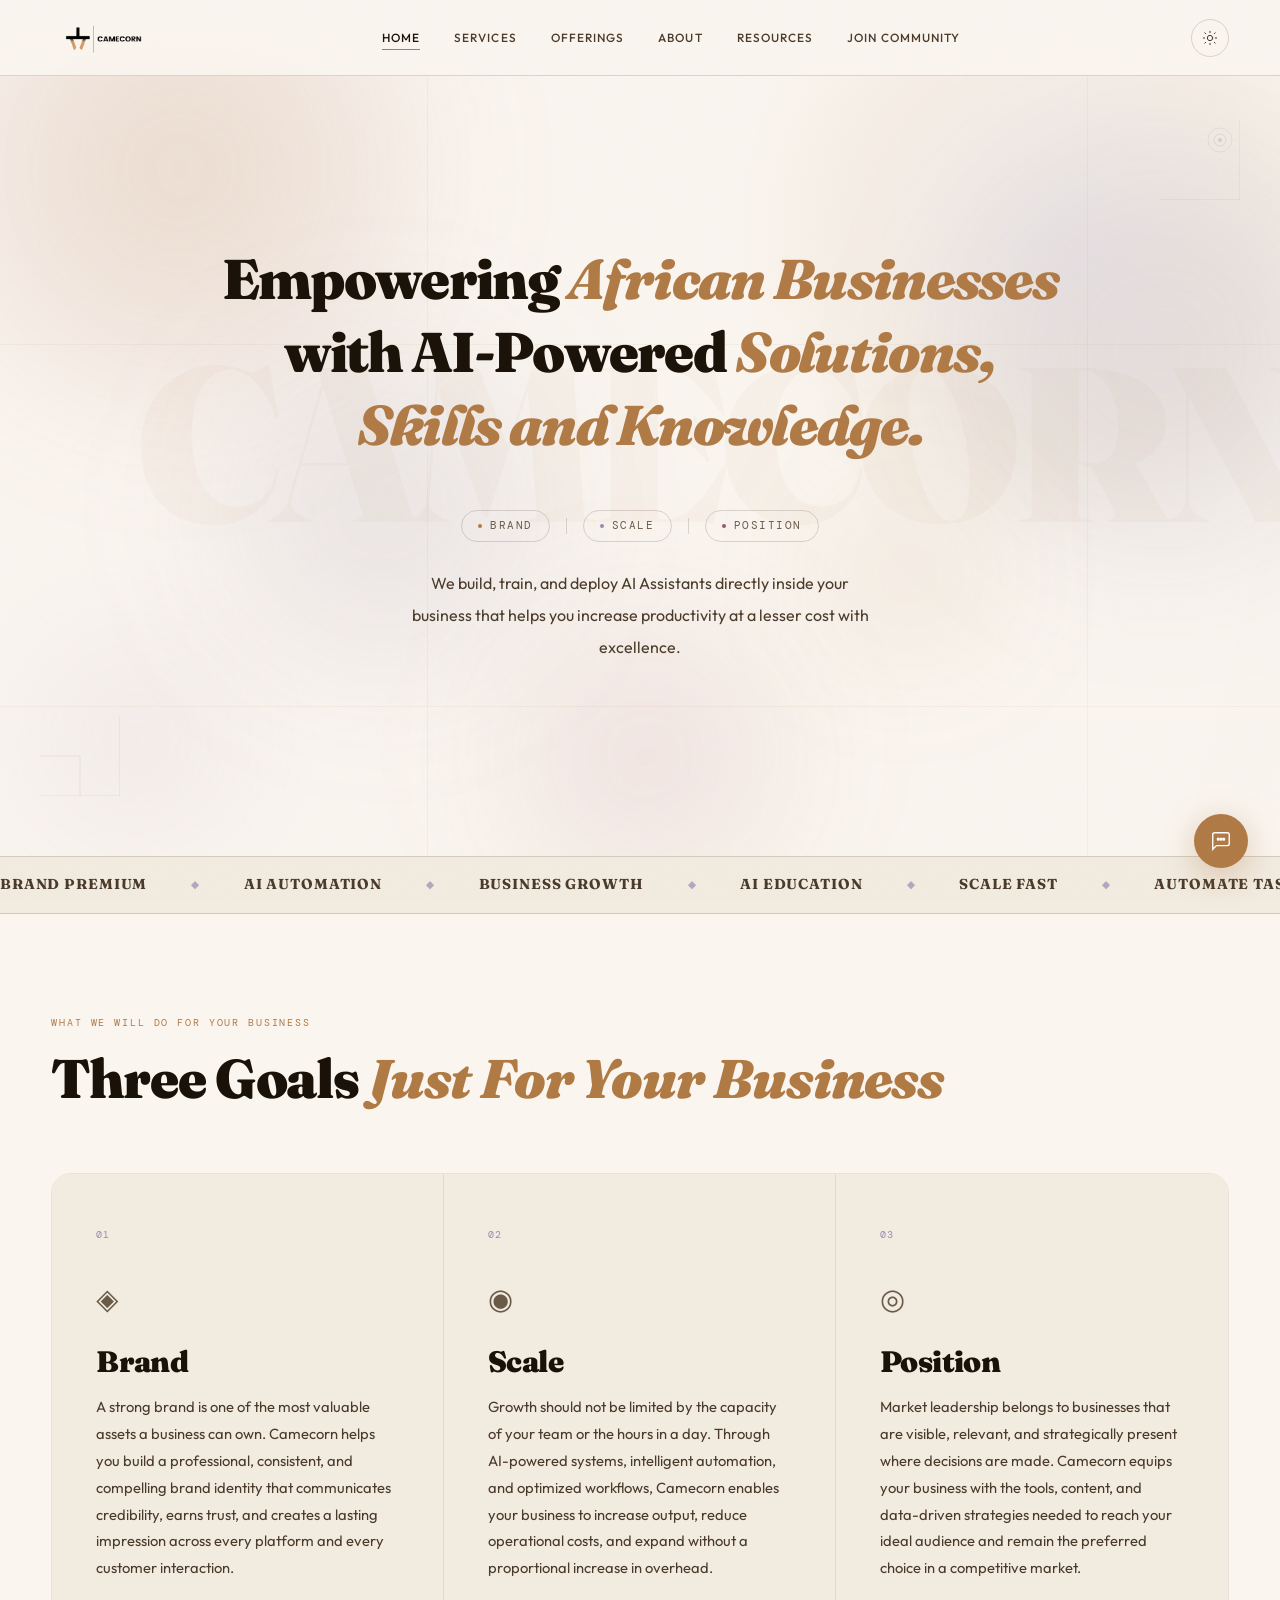
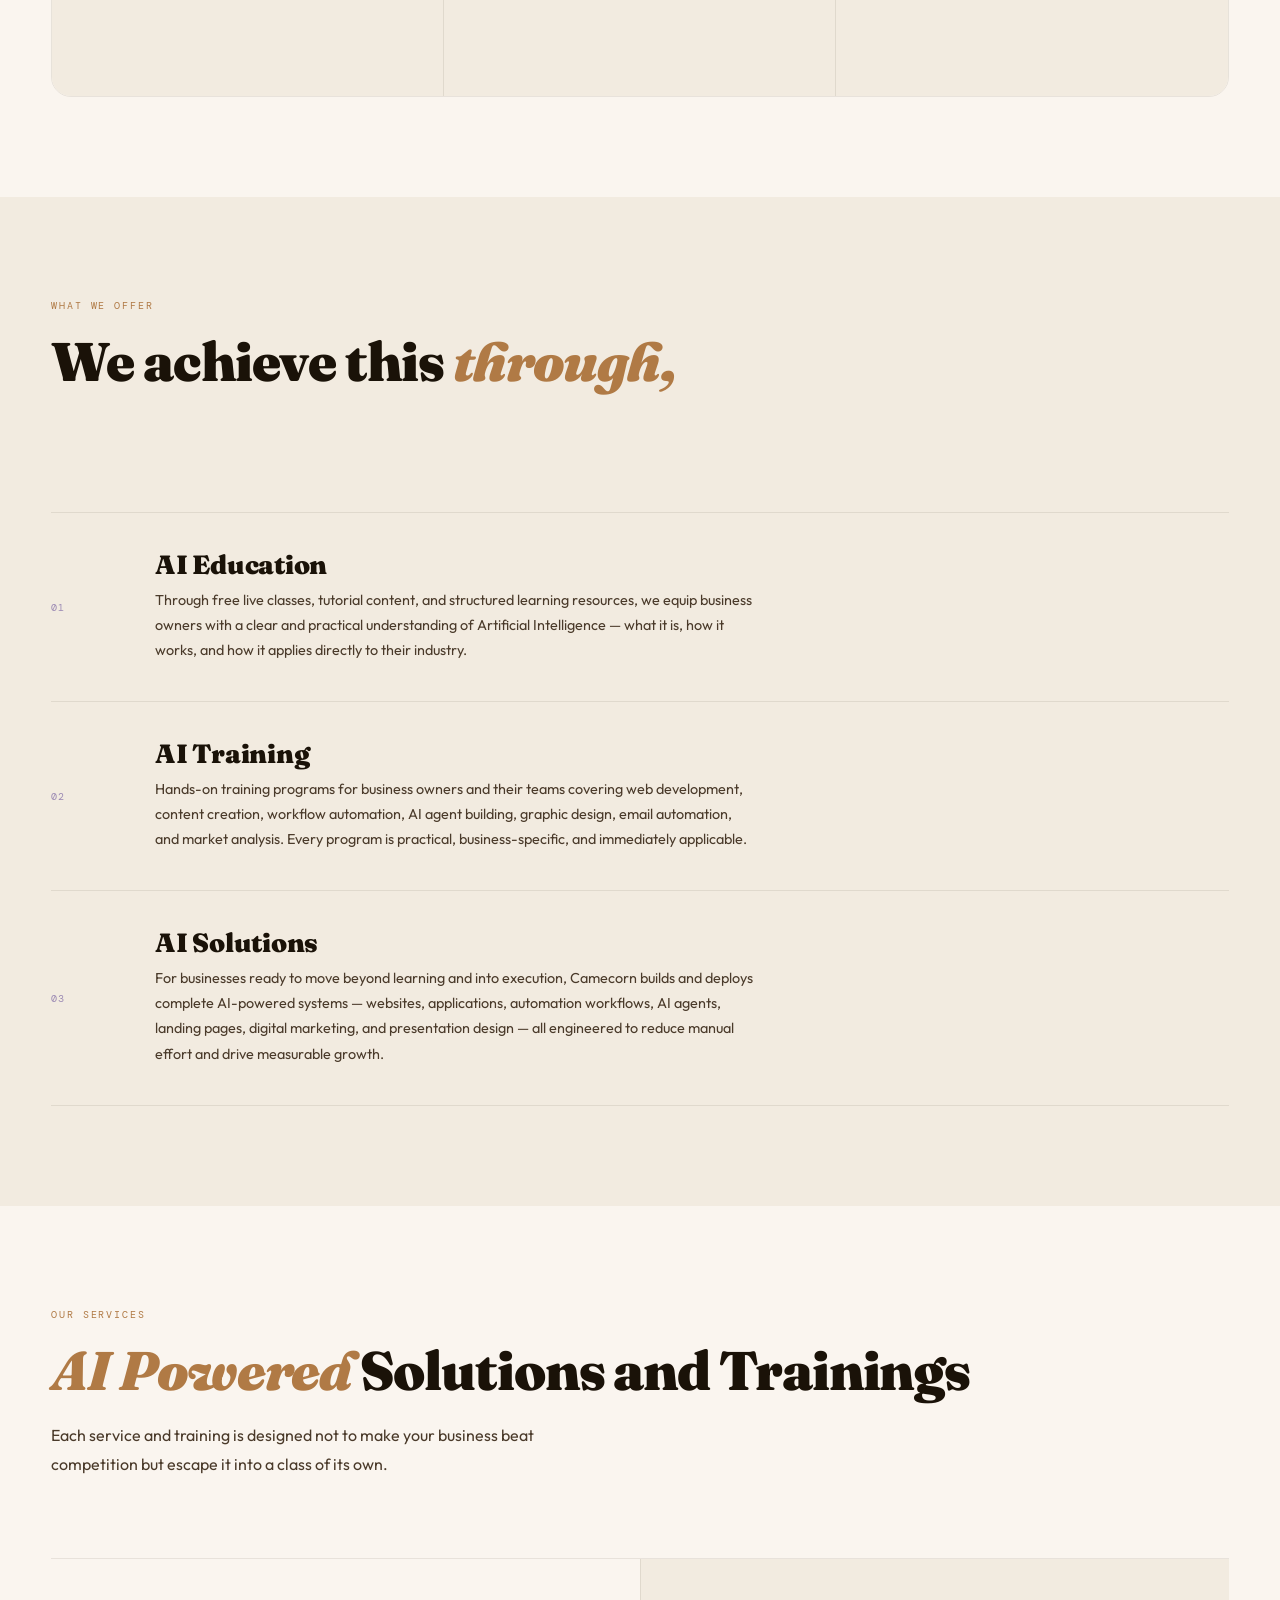
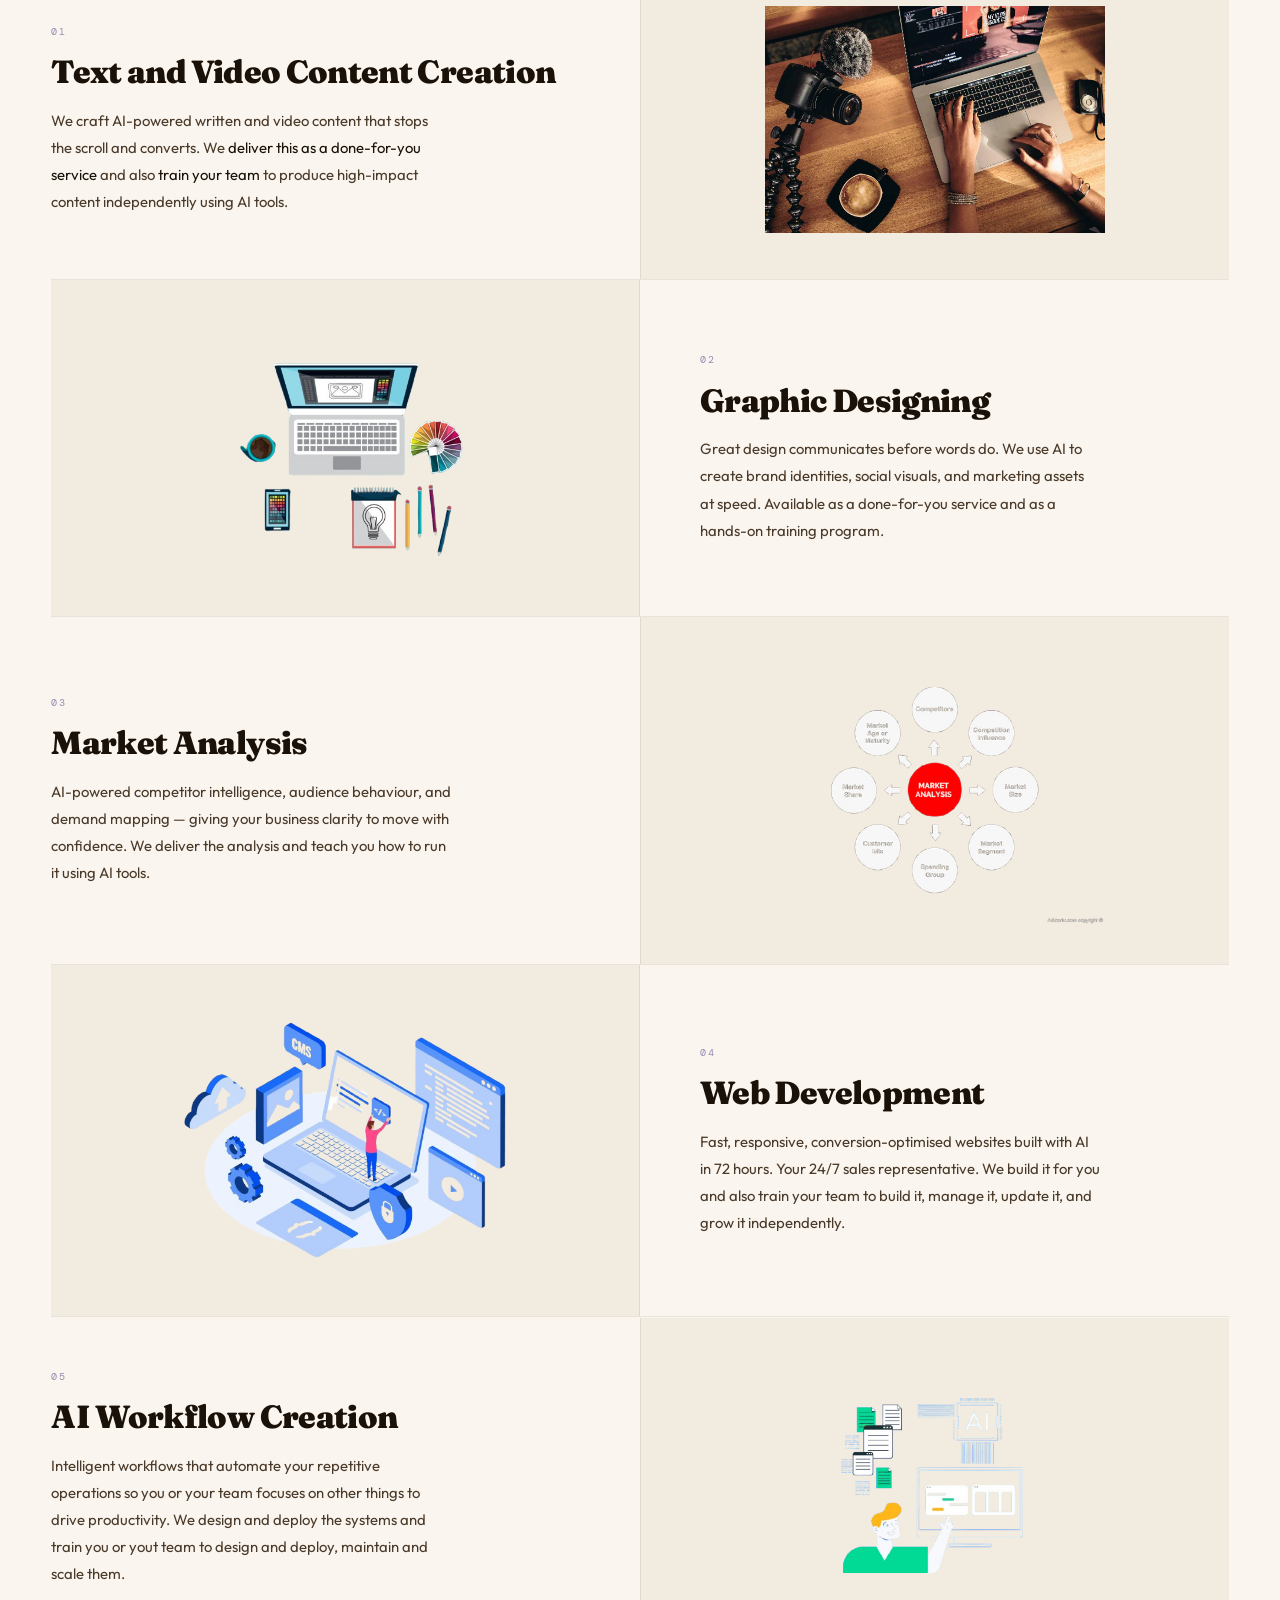
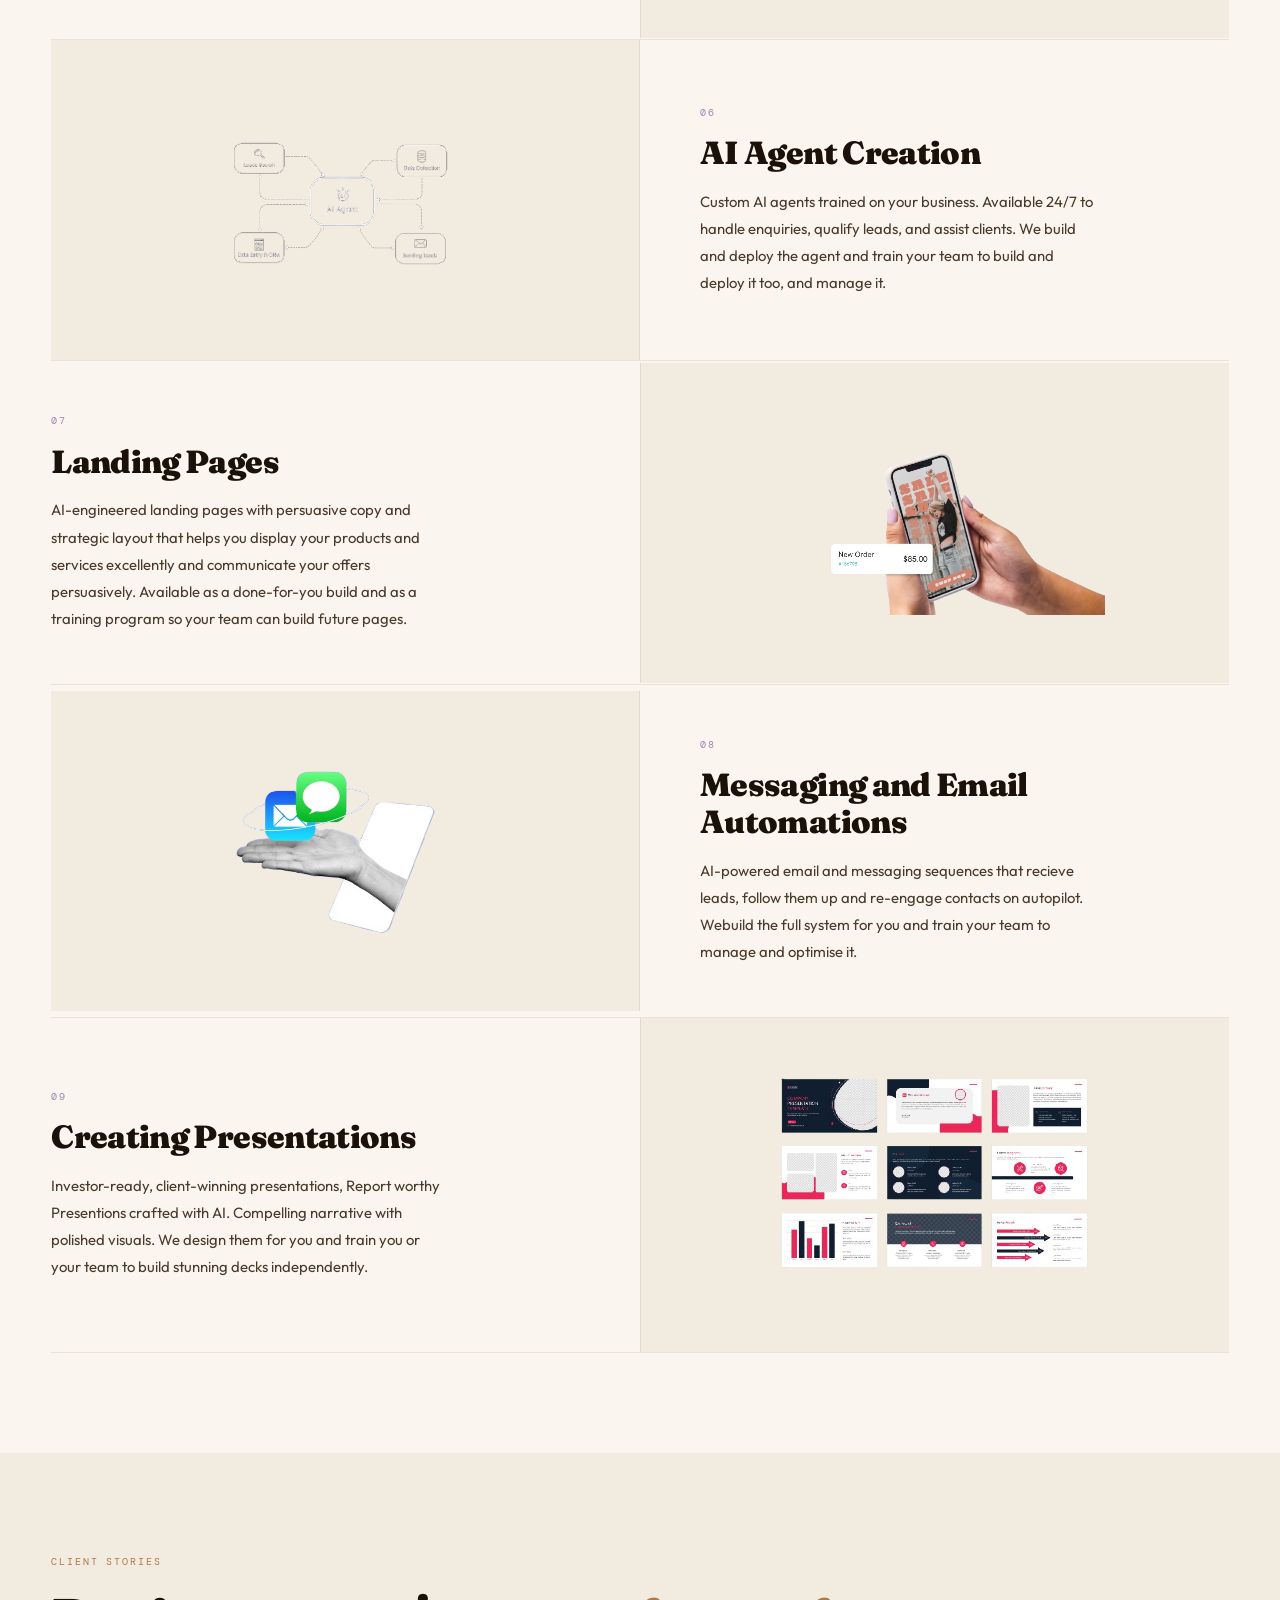
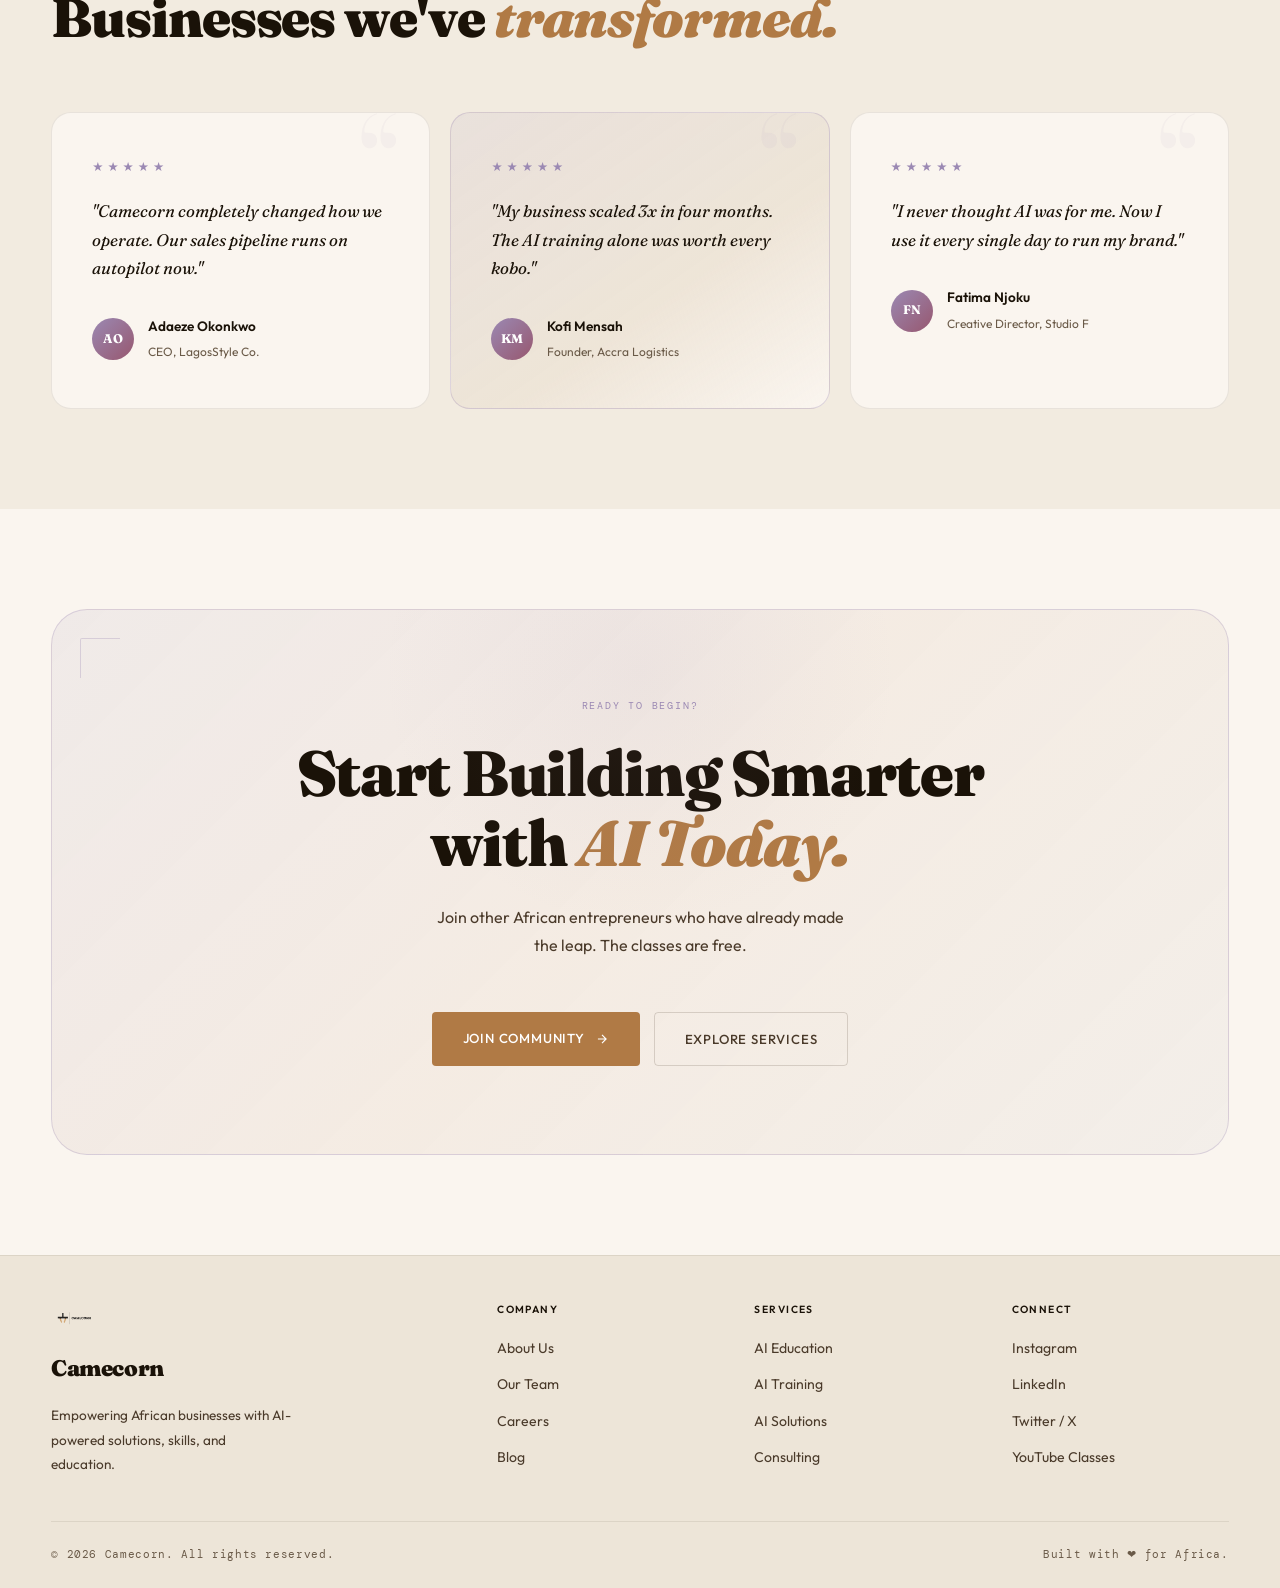
<file: index.html>
<!DOCTYPE html>
<html lang="en" data-theme="light">
<head>
<meta charset="UTF-8">
<meta name="viewport" content="width=device-width, initial-scale=1.0">
<title>Camecorn — AI-Powered Solutions for African Businesses</title>
<link rel="preconnect" href="https://fonts.googleapis.com">
<link rel="preconnect" href="https://fonts.gstatic.com" crossorigin>
<link href="https://fonts.googleapis.com/css2?family=Fraunces:ital,opsz,wght@0,9..144,400;0,9..144,600;0,9..144,700;0,9..144,900;1,9..144,400;1,9..144,700&family=Outfit:wght@300;400;500;600&family=DM+Mono:wght@400;500&display=swap" rel="stylesheet">
<link rel="stylesheet" href="styles.css">
</head>
<body>

<div class="noise-overlay"></div>

<!-- HEADER -->
<header class="header" id="header">
  <div class="container nav">
    <a href="index.html" class="logo-wrap">
      <img src="hero-image.png" alt="Camecorn" class="logo-img">
      <!--<span class="logo-text">Camecorn</span> -->
    </a>
    <nav class="nav-links" id="navLinks">
      <a href="#hero" class="nav-link">Home</a>
      <a href="#offerings" class="nav-link">Services</a>
      <a href="#services" class="nav-link">Offerings</a>
      
      <a href="about.html" class="nav-link">About</a>
      <a href="resources.html" class="nav-link">Resources</a>
      <a href="join.html" class="nav-link">Join Community</a>
    </nav>
    <div class="nav-right">
      <button class="theme-toggle" id="themeToggle" aria-label="Toggle theme">
        <svg class="icon-sun" viewBox="0 0 24 24" fill="none" stroke="currentColor" stroke-width="1.5" stroke-linecap="round" stroke-linejoin="round">
          <circle cx="12" cy="12" r="4"/><line x1="12" y1="2" x2="12" y2="4"/><line x1="12" y1="20" x2="12" y2="22"/>
          <line x1="4.22" y1="4.22" x2="5.64" y2="5.64"/><line x1="18.36" y1="18.36" x2="19.78" y2="19.78"/>
          <line x1="2" y1="12" x2="4" y2="12"/><line x1="20" y1="12" x2="22" y2="12"/>
          <line x1="4.22" y1="19.78" x2="5.64" y2="18.36"/><line x1="18.36" y1="5.64" x2="19.78" y2="4.22"/>
        </svg>
        <svg class="icon-moon" viewBox="0 0 24 24" fill="none" stroke="currentColor" stroke-width="1.5" stroke-linecap="round" stroke-linejoin="round">
          <path d="M21 12.79A9 9 0 1 1 11.21 3 7 7 0 0 0 21 12.79z"/>
        </svg>
      </button>
    </div>
    <button class="hamburger" id="hamburger" aria-label="Menu">
      <span></span><span></span><span></span>
    </button>
  </div>
</header>

<!-- MOBILE MENU -->
<div class="mobile-menu" id="mobileMenu">
  <a href="#hero">Home</a>
  <a href="#offerings">Services</a>
  <a href="#services">Offerings</a>
  
  <a href="about.html">About</a>
  <a href="resources.html">Resources</a>

  <a href="join.html" class="btn-primary-mobile">Join Free Class →</a>
  
</div>

<!-- HERO -->
<section class="hero-section" id="hero">
  <div class="embers" id="embers"></div>

  <!-- Animated background orbs -->
  <div class="hero-orbs" aria-hidden="true">
    <div class="hero-orb hero-orb-1"></div>
    <div class="hero-orb hero-orb-2"></div>
    <div class="hero-orb hero-orb-3"></div>
    <div class="hero-orb hero-orb-4"></div>
    <div class="hero-orb hero-orb-5"></div>
  </div>
  <div class="hero-shimmer" aria-hidden="true"></div>

  <div class="hero-grid-lines">
    <div class="hgl hgl-v1"></div>
    <div class="hgl hgl-v2"></div>
    <div class="hgl hgl-h1"></div>
    <div class="hgl hgl-h2"></div>
  </div>

  <div class="hero-watermark" aria-hidden="true">CAMECORN</div>

  <div class="container hero-inner-text">

    <h1 class="hero-heading reveal-up" data-delay="100">
      Empowering <em>African Businesses</em><br>
      with AI-Powered <em>Solutions,<br> Skills and Knowledge.</em>
    </h1>

    <!-- Brand / Scale / Position centred under headline -->
    <div class="hero-pillars reveal-up" data-delay="220">
      <div class="hero-pill brand">
        <span class="pdot"></span> Brand
      </div>
      <div class="hero-pill-divider"></div>
      <div class="hero-pill scale">
        <span class="pdot"></span> Scale
      </div>
      <div class="hero-pill-divider"></div>
      <div class="hero-pill pos">
        <span class="pdot"></span> Position
      </div>
    </div>

    <p class="hero-sub reveal-up" data-delay="320">
      We build, train, and deploy AI Assistants directly inside your business that helps you increase productivity at a lesser cost with excellence.
    </p>

  </div>

  <div class="hero-corner hero-corner-tr" aria-hidden="true">
    <svg viewBox="0 0 80 80" fill="none" xmlns="http://www.w3.org/2000/svg">
      <path d="M80 0 L80 80 L0 80" stroke="currentColor" stroke-width="1" opacity="0.2"/>
      <circle cx="60" cy="20" r="12" stroke="currentColor" stroke-width="0.8" opacity="0.18"/>
      <circle cx="60" cy="20" r="6" stroke="currentColor" stroke-width="0.8" opacity="0.25"/>
      <circle cx="60" cy="20" r="2" fill="currentColor" opacity="0.3"/>
    </svg>
  </div>
  <div class="hero-corner hero-corner-bl" aria-hidden="true">
    <svg viewBox="0 0 80 80" fill="none" xmlns="http://www.w3.org/2000/svg">
      <path d="M0 80 L80 80 L80 0" stroke="currentColor" stroke-width="1" opacity="0.2"/>
      <line x1="0" y1="40" x2="40" y2="40" stroke="currentColor" stroke-width="0.8" opacity="0.2"/>
      <line x1="40" y1="80" x2="40" y2="40" stroke="currentColor" stroke-width="0.8" opacity="0.2"/>
    </svg>
  </div>
</section>

<!-- MARQUEE TICKER -->
<div class="marquee-wrap">
  <div class="marquee-track">
    <span>Brand Premium</span><span class="dot">◆</span>
    <span>AI Automation</span><span class="dot">◆</span>
    <span>Business Growth</span><span class="dot">◆</span>
    <span>AI Education</span><span class="dot">◆</span>
    <span>Scale Fast</span><span class="dot">◆</span>
    <span>Automate Tasks</span><span class="dot">◆</span>
    <span>Innovate with AI</span><span class="dot">◆</span>
    <span>Position Visibly</span><span class="dot">◆</span>
    <span>AI Training</span><span class="dot">◆</span>
    <span>Scale Fast</span><span class="dot">◆</span>
    <span>Innovate with AI</span><span class="dot">◆</span>
    <span>Brand Premium</span><span class="dot">◆</span>
  </div>
</div>

<!-- PILLARS -->
<section class="section pillars-section" id="pillars">
  <div class="container">
    <div class="section-label reveal-up">What We Will Do For Your Business</div>
    <h2 class="section-heading reveal-up" data-delay="100">Three Goals <em>Just For Your Business</em></h2>
    <div class="pillars-grid">
      <div class="pillar-card reveal-up" data-delay="0">
        <div class="pillar-num">01</div>
        <div class="pillar-icon">◈</div>
        <h3>Brand</h3>
        <p>A strong brand is one of the most valuable assets a business can own. Camecorn helps you build a professional, consistent, and compelling brand identity that communicates credibility, earns trust, and creates a lasting impression across every platform and every customer interaction.</p>
        <div class="pillar-arrow">→</div>
      </div>
      <div class="pillar-card reveal-up" data-delay="150">
        <div class="pillar-num">02</div>
        <div class="pillar-icon">◉</div>
        <h3>Scale</h3>
        <p>Growth should not be limited by the capacity of your team or the hours in a day. Through AI-powered systems, intelligent automation, and optimized workflows, Camecorn enables your business to increase output, reduce operational costs, and expand without a proportional increase in overhead.</p>
        <div class="pillar-arrow">→</div>
      </div>
      <div class="pillar-card reveal-up" data-delay="300">
        <div class="pillar-num">03</div>
        <div class="pillar-icon">◎</div>
        <h3>Position</h3>
        <p>Market leadership belongs to businesses that are visible, relevant, and strategically present where decisions are made. Camecorn equips your business with the tools, content, and data-driven strategies needed to reach your ideal audience and remain the preferred choice in a competitive market.</p>
        <div class="pillar-arrow">→</div>
      </div>
    </div>
  </div>
</section>

<!-- SERVICES -->
<section class="section services-section" id="services">
  <div class="container">
    <div class="services-header">
      <div>
        <div class="section-label reveal-up">WHAT WE OFFER</div>
        <h2 class="section-heading reveal-up" data-delay="100">We achieve this <em>through,</em></h2>
      </div>
      
    </div>
    <div class="services-list">
      <div class="service-row reveal-up" data-delay="0">
        <div class="service-num">01</div>
        <div class="service-content">
          <h3>AI Education</h3>
          <p>Through free live classes, tutorial content, and structured learning resources, we equip business owners with a clear and practical understanding of Artificial Intelligence — what it is, how it works, and how it applies directly to their industry.</p>
        </div>
      </div>
      <div class="service-row reveal-up" data-delay="100">
        <div class="service-num">02</div>
        <div class="service-content">
          <h3>AI Training</h3>
          <p>Hands-on training programs for business owners and their teams covering web development, content creation, workflow automation, AI agent building, graphic design, email automation, and market analysis. Every program is practical, business-specific, and immediately applicable.</p>
        </div>
      </div>
      <div class="service-row reveal-up" data-delay="200">
        <div class="service-num">03</div>
        <div class="service-content">
          <h3>AI Solutions</h3>
          <p>For businesses ready to move beyond learning and into execution, Camecorn builds and deploys complete AI-powered systems — websites, applications, automation workflows, AI agents, landing pages, digital marketing, and presentation design — all engineered to reduce manual effort and drive measurable growth.</p>
        </div>
      </div>
    </div>
  </div>
</section>

<!-- OFFERINGS -->
<section class="section offerings-section" id="offerings">
  <div class="container">
    <div class="section-label reveal-up">OUR SERVICES</div>
    <h2 class="section-heading reveal-up" data-delay="100"><em>AI Powered</em> Solutions and Trainings</h2>
    <p class="offerings-intro reveal-up" data-delay="200">Each service and training is designed not to make your business beat competition but escape it into a class of its own.</p>

    <div class="offerings-grid">

      <div class="offering-row reveal-up" data-delay="0">
        <div class="offering-content">
          <div class="offering-tag">01</div>
          <h3>Text and Video Content Creation</h3>
          <p>We craft AI-powered written and video content that stops the scroll and converts. We <strong>deliver this as a done-for-you service</strong> and also <strong>train your team</strong> to produce high-impact content independently using AI tools.</p>
        </div>
        <div class="offering-visual">
          <div class="offering-img-wrap">
            <div class=>
              <img src="content creation.webp" alt="Content Creation" class="offering-img" data-slot="1">
              <div class="offering-img-placeholder"><span>01</span><small>Add your image</small></div>
            </div>
          </div>
        </div>
      </div>

      <div class="offering-row reverse reveal-up" data-delay="100">
        <div class="offering-visual">
          <div class="offering-img-wrap">
            <div class=>
              <img src="graphics-removebg-preview.png" alt="Graphic Design" class="offering-img" data-slot="2">
              <div class="offering-img-placeholder"><span>02</span><small>Add your image</small></div>
            </div>
          </div>
        </div>
        <div class="offering-content">
          <div class="offering-tag">02</div>
          <h3>Graphic Designing</h3>
          <p>Great design communicates before words do. We use AI to create brand identities, social visuals, and marketing assets at speed. Available as a done-for-you service and as a hands-on training program.</p>
        </div>
      </div>

      <div class="offering-row reveal-up" data-delay="0">
        <div class="offering-content">
          <div class="offering-tag">03</div>
          <h3>Market Analysis</h3>
          <p>AI-powered competitor intelligence, audience behaviour, and demand mapping — giving your business clarity to move with confidence. We deliver the analysis and teach you how to run it using AI tools.</p>
        </div>
        <div class="offering-visual">
          <div class="offering-img-wrap">
            <div class=>
              <img src="Market-Analysis-Steps-by-Adloonix-removebg-preview.png" alt="Market Analysis" class="offering-img" data-slot="3">
              <div class="offering-img-placeholder"><span>03</span><small>Add your image</small></div>
            </div>
          </div>
        </div>
      </div>

      <div class="offering-row reverse reveal-up" data-delay="100">
        <div class="offering-visual">
          <div class="offering-img-wrap">
            <div class=>
              <img src="Best_Web_Designing_Company-min-removebg-preview.png" alt="Web Development" class="offering-img" data-slot="4">
              <div class="offering-img-placeholder"><span>04</span><small>Add your image</small></div>
            </div>
          </div>
        </div>
        <div class="offering-content">
          <div class="offering-tag">04</div>
          <h3>Web Development</h3>
          <p>Fast, responsive, conversion-optimised websites built with AI in 72 hours. Your 24/7 sales representative. We build it for you and also train your team to build it, manage it, update it, and grow it independently.</p>
        </div>
      </div>

      <div class="offering-row reveal-up" data-delay="0">
        <div class="offering-content">
          <div class="offering-tag">05</div>
          <h3>AI Workflow Creation</h3>
          <p>Intelligent workflows that automate your repetitive operations so you or your team focuses on other things to drive productivity. We design and deploy the systems and train you or yout team to design and deploy, maintain and scale them.</p>
        </div>
        <div class="offering-visual">
          <div class="offering-img-wrap">
            <div class=>
              <img src="workflow-removebg-preview.png" alt="AI Workflow" class="offering-img" data-slot="5">
              <div class="offering-img-placeholder"><span>05</span><small>Add your image</small></div>
            </div>
          </div>
        </div>
      </div>

      <div class="offering-row reverse reveal-up" data-delay="100">
        <div class="offering-visual">
          <div class="offering-img-wrap">
            <div class=>
              <img src="unnamed__3_-removebg-preview.png" alt="AI Agent Creation" class="offering-img" data-slot="6">
              <div class="offering-img-placeholder"><span>06</span><small>Add your image</small></div>
            </div>
          </div>
        </div>
        <div class="offering-content">
          <div class="offering-tag">06</div>
          <h3>AI Agent Creation</h3>
          <p>Custom AI agents trained on your business. Available 24/7 to handle enquiries, qualify leads, and assist clients. We build and deploy the agent and train your team to build and deploy it too, and manage it.</p>
        </div>
      </div>

      <div class="offering-row reveal-up" data-delay="0">
        <div class="offering-content">
          <div class="offering-tag">07</div>
          <h3>Landing Pages</h3>
          <p>AI-engineered landing pages with persuasive copy and strategic layout that helps you display your products and services excellently and communicate your offers persuasively. Available as a done-for-you build and as a training program so your team can build future pages.</p>
        </div>
        <div class="offering-visual">
          <div class="offering-img-wrap">
            <div class=>
              <img src="Blog-345-How-to-Create-a-landing-page-that-sells-AUCA-removebg-preview.png" alt="Landing Pages" class="offering-img" data-slot="7">
              <div class="offering-img-placeholder"><span>07</span><small>Add your image</small></div>
            </div>
          </div>
        </div>
      </div>

      <div class="offering-row reverse reveal-up" data-delay="100">
        <div class="offering-visual">
          <div class="offering-img-wrap">
            <div class=>
              <img src="email messaging.png" alt="Email Automation" class="offering-img" data-slot="8">
              <div class="offering-img-placeholder"><span>08</span><small>Add your image</small></div>
            </div>
          </div>
        </div>
        <div class="offering-content">
          <div class="offering-tag">08</div>
          <h3>Messaging and Email Automations</h3>
          <p>AI-powered email and messaging sequences that recieve leads, follow them up and re-engage contacts on autopilot. Webuild the full system for you and train your team to manage and optimise it.</p>
        </div>
      </div>

      <div class="offering-row reveal-up" data-delay="0">
        <div class="offering-content">
          <div class="offering-tag">09</div>
          <h3>Creating Presentations</h3>
          <p>Investor-ready, client-winning presentations, Report worthy Presentions crafted with AI. Compelling narrative with polished visuals. We design them for you and train you or your team to build stunning decks independently.</p>
        </div>
        <div class="offering-visual">
          <div class="offering-img-wrap">
            <div class=>
              <img src="powerpoint-removebg-preview.png" alt="Presentations" class="offering-img" data-slot="9">
              <div class="offering-img-placeholder"><span>09</span><small>Add your image</small></div>
            </div>
          </div>
        </div>
      </div>

    </div>
  </div>
</section>

<!-- TESTIMONIALS -->
<section class="section testimonials-section" id="testimonials">
  <div class="container">
    <div class="section-label reveal-up">Client Stories</div>
    <h2 class="section-heading reveal-up" data-delay="100">Businesses we've <em>transformed.</em></h2>
    <div class="testimonials-grid">
      <div class="testi-card reveal-up" data-delay="0">
        <div class="testi-stars">★★★★★</div>
        <blockquote>"Camecorn completely changed how we operate. Our sales pipeline runs on autopilot now."</blockquote>
        <div class="testi-author">
          <div class="testi-avatar">AO</div>
          <div><strong>Adaeze Okonkwo</strong><span>CEO, LagosStyle Co.</span></div>
        </div>
      </div>
      <div class="testi-card featured reveal-up" data-delay="150">
        <div class="testi-stars">★★★★★</div>
        <blockquote>"My business scaled 3x in four months. The AI training alone was worth every kobo."</blockquote>
        <div class="testi-author">
          <div class="testi-avatar">KM</div>
          <div><strong>Kofi Mensah</strong><span>Founder, Accra Logistics</span></div>
        </div>
      </div>
      <div class="testi-card reveal-up" data-delay="300">
        <div class="testi-stars">★★★★★</div>
        <blockquote>"I never thought AI was for me. Now I use it every single day to run my brand."</blockquote>
        <div class="testi-author">
          <div class="testi-avatar">FN</div>
          <div><strong>Fatima Njoku</strong><span>Creative Director, Studio F</span></div>
        </div>
      </div>
    </div>
  </div>
</section>

<!-- CTA -->
<section class="section cta-section" id="cta">
  <div class="container">
    <div class="cta-inner reveal-up">
      <div class="cta-label">Ready to Begin?</div>
      <h2 class="cta-heading">Start Building Smarter<br>with <em>AI Today.</em></h2>
      <p>Join other African entrepreneurs who have already made the leap. The classes are free.</p>
      <div class="cta-actions">
        <a href="join.html" class="btn-primary magnetic" data-magnetic>
          Join Community
          <svg width="14" height="14" viewBox="0 0 24 24" fill="none" stroke="currentColor" stroke-width="2"><path d="M5 12h14M12 5l7 7-7 7"/></svg>
        </a>
        <button class="btn-ghost-light magnetic" data-magnetic>Explore Services</button>
      </div>
    </div>
  </div>
</section>

<!-- FOOTER -->
<footer class="footer">
  <div class="container footer-inner">
    <div class="footer-brand">
      <img src="hero-image.png" alt="Camecorn" style="width:44px;opacity:0.85;">
      <span class="logo-text">Camecorn</span>
      <p>Empowering African businesses with AI-powered solutions, skills, and education.</p>
    </div>
    <div class="footer-links">
      <div class="footer-col">
        <strong>Company</strong>
        <a href="about.html">About Us</a>
        <a href="#">Our Team</a>
        <a href="#">Careers</a>
        <a href="#">Blog</a>
      </div>
      <div class="footer-col">
        <strong>Services</strong>
        <a href="#services">AI Education</a>
        <a href="#services">AI Training</a>
        <a href="#services">AI Solutions</a>
        <a href="#">Consulting</a>
      </div>
      <div class="footer-col">
        <strong>Connect</strong>
        <a href="#">Instagram</a>
        <a href="#">LinkedIn</a>
        <a href="#">Twitter / X</a>
        <a href="resources.html">YouTube Classes</a>
      </div>
    </div>
  </div>
  <div class="footer-bottom container">
    <p>© 2026 Camecorn. All rights reserved.</p>
    <p>Built with ❤ for Africa.</p>
  </div>
</footer>

<!-- CHATBOT — icon only -->
<div class="chatbot-trigger" id="chatbotTrigger" aria-label="Open AI Assistant">
  <svg viewBox="0 0 24 24" fill="none" stroke="currentColor" stroke-width="1.5" class="chat-icon-open">
    <path d="M21 15a2 2 0 0 1-2 2H7l-4 4V5a2 2 0 0 1 2-2h14a2 2 0 0 1 2 2z"/>
    <circle cx="9" cy="10" r="1" fill="currentColor"/>
    <circle cx="12" cy="10" r="1" fill="currentColor"/>
    <circle cx="15" cy="10" r="1" fill="currentColor"/>
  </svg>
  <svg viewBox="0 0 24 24" fill="none" stroke="currentColor" stroke-width="2" class="chat-icon-close" style="display:none">
    <line x1="18" y1="6" x2="6" y2="18"/><line x1="6" y1="6" x2="18" y2="18"/>
  </svg>
</div>

<div class="chatbot-window" id="chatbotWindow">
  <div class="chatbot-header">
    <div class="chatbot-header-info">
      <div class="chatbot-avatar">
        <svg viewBox="0 0 24 24" fill="none" stroke="currentColor" stroke-width="1.5" width="20" height="20">
          <rect x="3" y="11" width="18" height="10" rx="2"/>
          <path d="M9 11V7a3 3 0 0 1 6 0v4"/>
          <circle cx="12" cy="16" r="1" fill="currentColor"/>
        </svg>
      </div>
      <div>
        <strong>Camecorn AI</strong>
        <span class="chatbot-status"><span class="chatbot-status-dot"></span> Online</span>
      </div>
    </div>
    <button class="chatbot-close" id="chatbotClose" aria-label="Close chat">
      <svg viewBox="0 0 24 24" fill="none" stroke="currentColor" stroke-width="2" width="16" height="16">
        <line x1="18" y1="6" x2="6" y2="18"/><line x1="6" y1="6" x2="18" y2="18"/>
      </svg>
    </button>
  </div>
  <div class="chatbot-messages" id="chatbotMessages">
    <div class="chat-msg bot">
      <div class="chat-bubble">Hello! 👋 I'm Camecorn's AI assistant. Ask me anything about our services, training programs, or how we can grow your business.</div>
    </div>
    <div class="chat-quick-replies" id="quickReplies">
      <button class="quick-reply" data-msg="What services do you offer?">Our Services</button>
      <button class="quick-reply" data-msg="Tell me about AI training programs">AI Training</button>
      <button class="quick-reply" data-msg="How much does it cost?">Pricing</button>
      <button class="quick-reply" data-msg="How do I get started?">Get Started</button>
    </div>
  </div>
  <div class="chatbot-input-area">
    <input type="text" class="chatbot-input" id="chatbotInput" placeholder="Ask me anything…" autocomplete="off">
    <button class="chatbot-send" id="chatbotSend" aria-label="Send">
      <svg viewBox="0 0 24 24" fill="none" stroke="currentColor" stroke-width="2" width="16" height="16">
        <line x1="22" y1="2" x2="11" y2="13"/><polygon points="22 2 15 22 11 13 2 9 22 2"/>
      </svg>
    </button>
  </div>
</div>

<script src="main.js"></script>
</body>
</html>
</file>
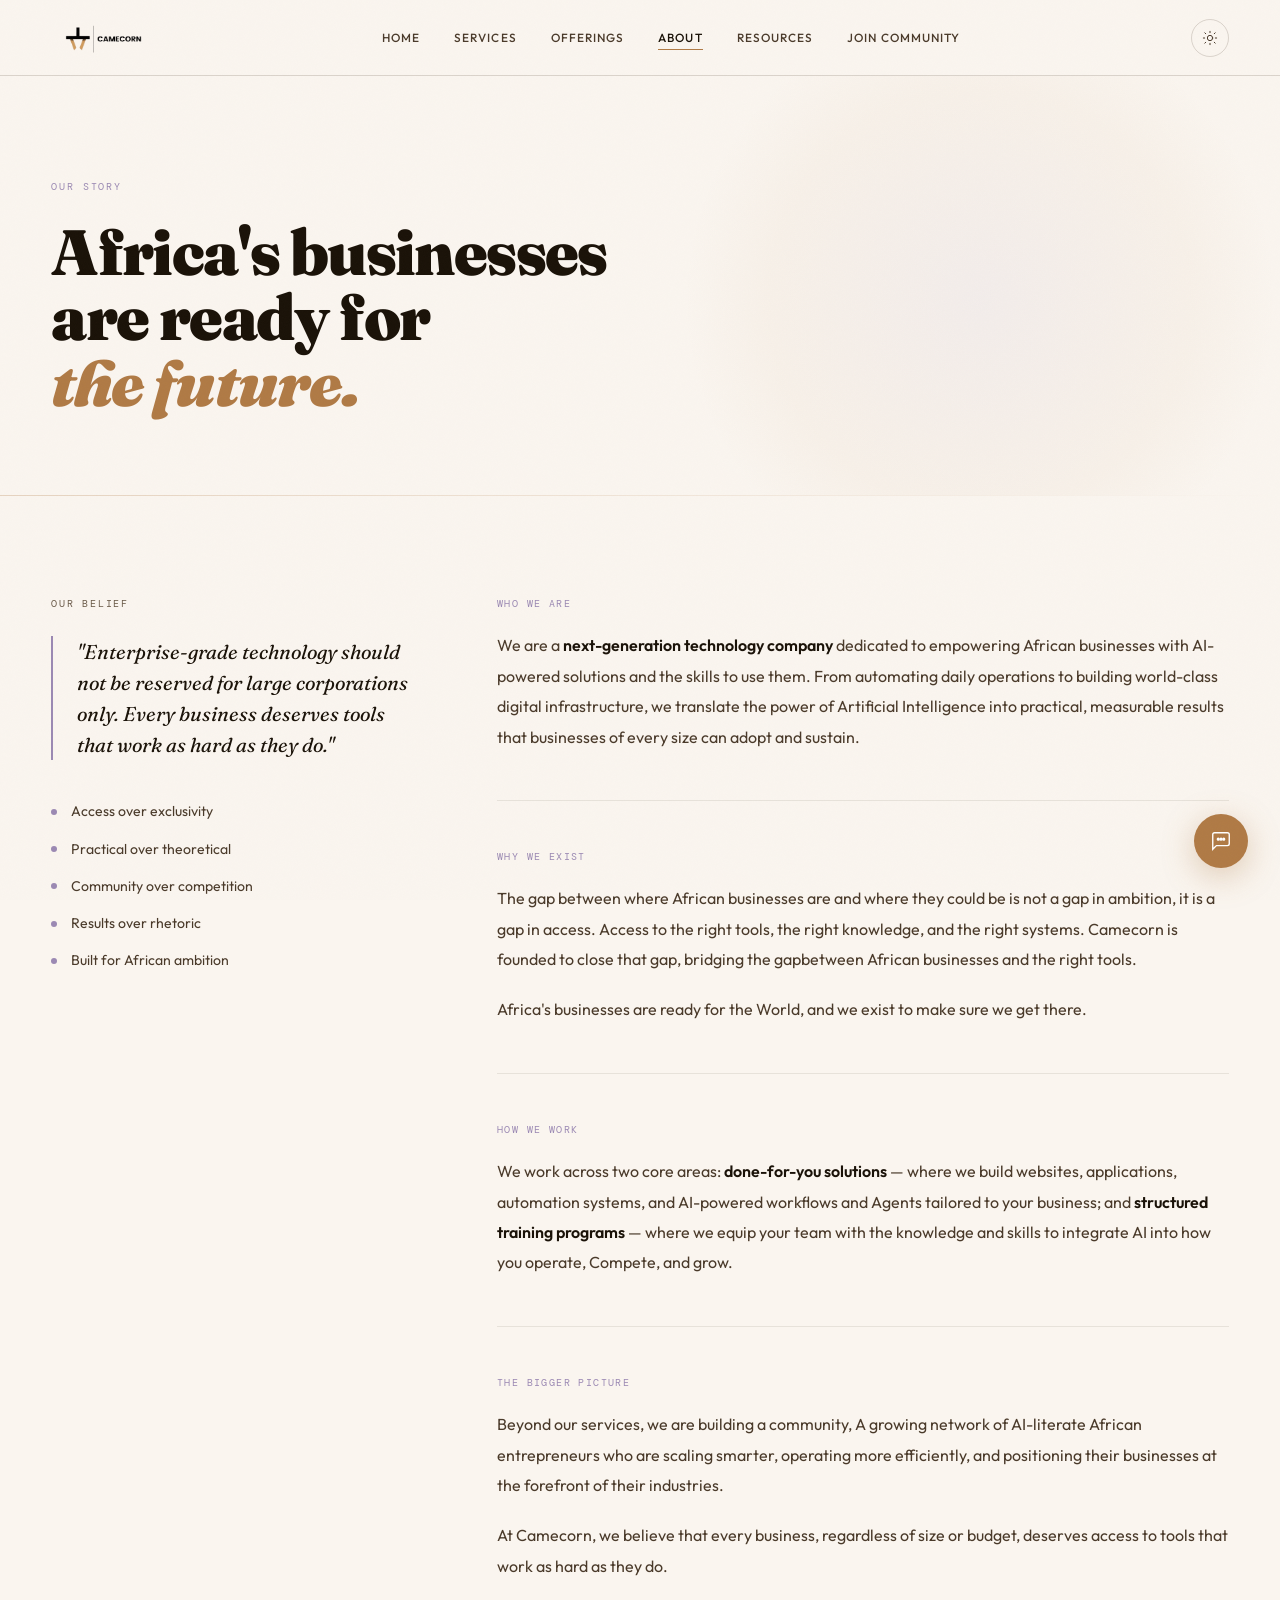
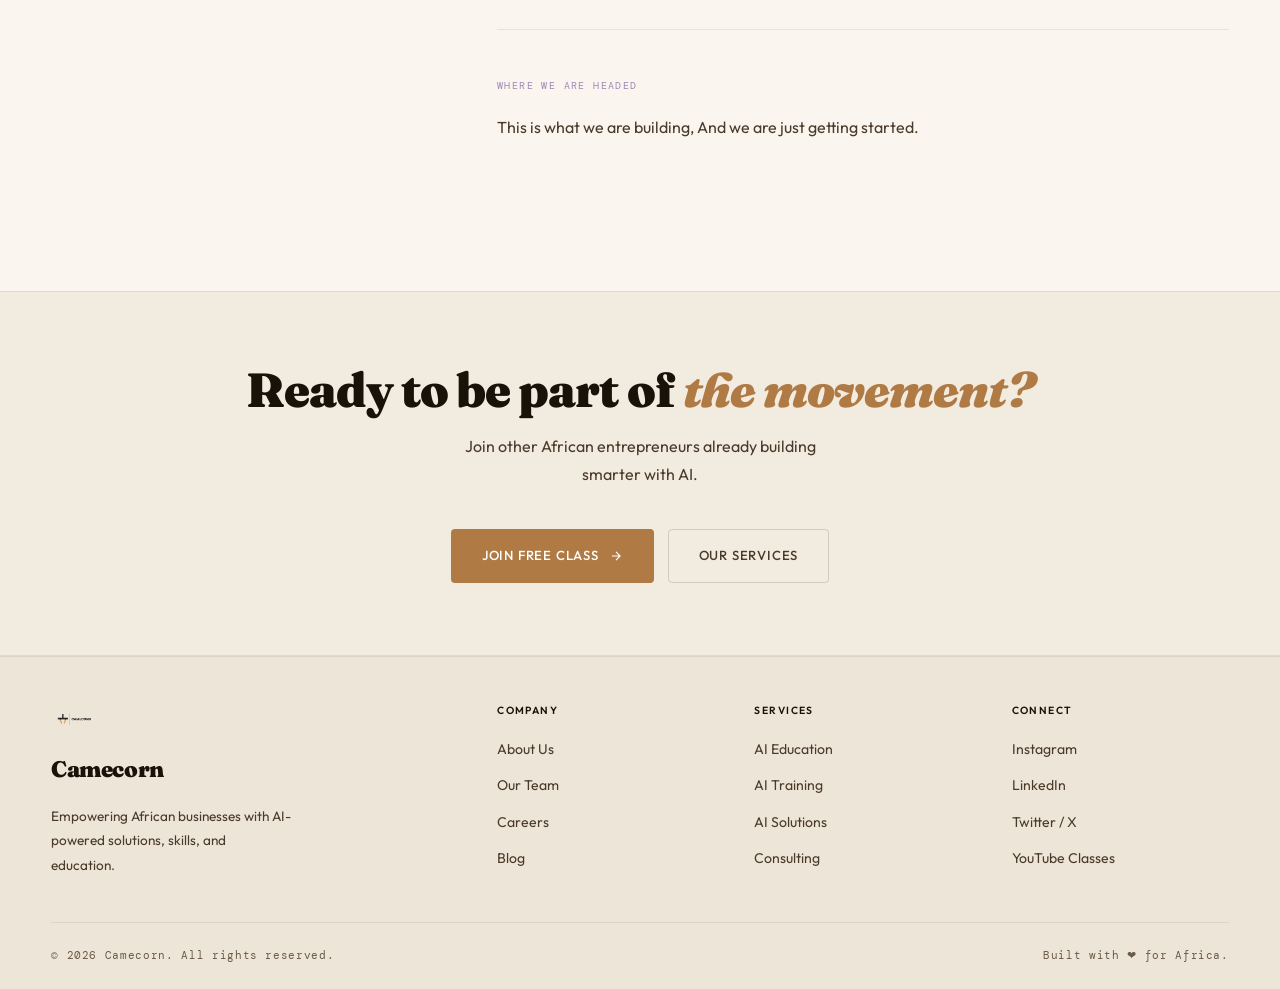
<file: about.html>
<!DOCTYPE html>
<html lang="en" data-theme="light">
<head>
<meta charset="UTF-8">
<meta name="viewport" content="width=device-width, initial-scale=1.0">
<title>About Us — Camecorn</title>
<link rel="preconnect" href="https://fonts.googleapis.com">
<link rel="preconnect" href="https://fonts.gstatic.com" crossorigin>
<link href="https://fonts.googleapis.com/css2?family=Fraunces:ital,opsz,wght@0,9..144,400;0,9..144,600;0,9..144,700;0,9..144,900;1,9..144,400;1,9..144,700&family=Outfit:wght@300;400;500;600&family=DM+Mono:wght@400;500&display=swap" rel="stylesheet">
<link rel="stylesheet" href="styles.css">
</head>
<body>

<div class="noise-overlay"></div>

<!-- HEADER -->
<header class="header" id="header">
  <div class="container nav">
    <a href="index.html" class="logo-wrap">
      <img src="hero-image.png" alt="Camecorn" class="logo-img">
      
    </a>
    <nav class="nav-links" id="navLinks">
      <a href="index.html#hero" class="nav-link">Home</a>
      <a href="index.html#offerings" class="nav-link">Services</a>
      <a href="index.html#services" class="nav-link">Offerings</a>
      
      <a href="about.html" class="nav-link active">About</a>
      <a href="resources.html" class="nav-link">Resources</a>
      <a href="join.html" class="nav-link">Join Community</a>
    </nav>
    <div class="nav-right">
      <button class="theme-toggle" id="themeToggle" aria-label="Toggle theme">
        <svg class="icon-sun" viewBox="0 0 24 24" fill="none" stroke="currentColor" stroke-width="1.5" stroke-linecap="round" stroke-linejoin="round">
          <circle cx="12" cy="12" r="4"/><line x1="12" y1="2" x2="12" y2="4"/><line x1="12" y1="20" x2="12" y2="22"/>
          <line x1="4.22" y1="4.22" x2="5.64" y2="5.64"/><line x1="18.36" y1="18.36" x2="19.78" y2="19.78"/>
          <line x1="2" y1="12" x2="4" y2="12"/><line x1="20" y1="12" x2="22" y2="12"/>
          <line x1="4.22" y1="19.78" x2="5.64" y2="18.36"/><line x1="18.36" y1="5.64" x2="19.78" y2="4.22"/>
        </svg>
        <svg class="icon-moon" viewBox="0 0 24 24" fill="none" stroke="currentColor" stroke-width="1.5" stroke-linecap="round" stroke-linejoin="round">
          <path d="M21 12.79A9 9 0 1 1 11.21 3 7 7 0 0 0 21 12.79z"/>
        </svg>
      </button>
    </div>
    <button class="hamburger" id="hamburger" aria-label="Menu">
      <span></span><span></span><span></span>
    </button>
  </div>
</header>

<!-- MOBILE MENU -->
<div class="mobile-menu" id="mobileMenu">
  <a href="index.html#hero">Home</a>
  <a href="index.html#offerings">Services</a>
  <a href="index.html#services">Offerings</a>
  <a href="index.html#testimonials">Stories</a>
  <a href="about.html">About</a>
  <a href="resources.html">Resources</a>
  <a href="join.html" class="btn-primary-mobile">Join Free Class →</a>
</div>

<!-- ABOUT HERO -->
<section class="about-hero">
  <div class="container about-hero-inner">
    <span class="about-hero-label reveal-up">Our Story</span>
    <h1 class="about-hero-heading reveal-up" data-delay="100">
      Africa's businesses<br>are ready for<br><em>the future.</em>
    </h1>
  </div>
</section>

<div class="about-divider"></div>

<!-- ABOUT BODY -->
<section class="about-body">
  <div class="container">
    <div class="about-grid">

      <!-- Sidebar -->
      <aside class="about-sidebar reveal-up">
        <span class="about-sidebar-label">Our Belief</span>
        <blockquote class="about-sidebar-quote">
          "Enterprise-grade technology should not be reserved for large corporations only. Every business deserves tools that work as hard as they do."
        </blockquote>
        <div class="about-sidebar-values">
          <div class="about-value-item"><span class="about-value-dot"></span>Access over exclusivity</div>
          <div class="about-value-item"><span class="about-value-dot"></span>Practical over theoretical</div>
          <div class="about-value-item"><span class="about-value-dot"></span>Community over competition</div>
          <div class="about-value-item"><span class="about-value-dot"></span>Results over rhetoric</div>
          <div class="about-value-item"><span class="about-value-dot"></span>Built for African ambition</div>
        </div>
      </aside>

      <!-- Main prose -->
      <div class="about-prose">

        <div class="about-prose-block reveal-up" data-delay="100">
          <span class="about-prose-tag">Who We Are</span>
          <p>We are a <strong>next-generation technology company</strong> dedicated to empowering African businesses with AI-powered solutions and the skills to use them. From automating daily operations to building world-class digital infrastructure, we translate the power of Artificial Intelligence into practical, measurable results that businesses of every size can adopt and sustain.</p>
        </div>

        <div class="about-prose-block reveal-up" data-delay="150">
          <span class="about-prose-tag">Why We Exist</span>
          <p>The gap between where African businesses are and where they could be is not a gap in ambition, it is a gap in access. Access to the right tools, the right knowledge, and the right systems. Camecorn is founded to close that gap, bridging the gapbetween African businesses and the right tools.</p>
          <p>Africa's businesses are ready for the World, and we exist to make sure we get there.</p>
        </div>

        <div class="about-prose-block reveal-up" data-delay="200">
          <span class="about-prose-tag">How We Work</span>
          <p>We work across two core areas: <strong>done-for-you solutions</strong> — where we build websites, applications, automation systems, and AI-powered workflows and Agents tailored to your business; and <strong>structured training programs</strong> — where we equip your team with the knowledge and skills to integrate AI into how you operate, Compete, and grow.</p>
        </div>

        <div class="about-prose-block reveal-up" data-delay="250">
          <span class="about-prose-tag">The Bigger Picture</span>
          <p>Beyond our services, we are building a community, A growing network of AI-literate African entrepreneurs who are scaling smarter, operating more efficiently, and positioning their businesses at the forefront of their industries.</p>
          <p>At Camecorn, we believe that every business, regardless of size or budget, deserves access to tools that work as hard as they do.</p>
        </div>

        <div class="about-prose-block reveal-up" data-delay="300">
          <span class="about-prose-tag">Where We Are Headed</span>
          <p>This is what we are building, And we are just getting started.</p>
        </div>

      </div>
    </div>
  </div>
</section>

<!-- CTA STRIP -->
<section class="about-cta-strip">
  <div class="container reveal-up">
    <h2>Ready to be part of <em>the movement?</em></h2>
    <p>Join other African entrepreneurs already building smarter with AI.</p>
    <div style="display:flex;justify-content:center;gap:14px;flex-wrap:wrap;">
      <a href="join.html" class="btn-primary magnetic" data-magnetic>
        Join Free Class
        <svg width="14" height="14" viewBox="0 0 24 24" fill="none" stroke="currentColor" stroke-width="2"><path d="M5 12h14M12 5l7 7-7 7"/></svg>
      </a>
      <a href="index.html#services" class="btn-ghost magnetic" data-magnetic>Our Services</a>
    </div>
  </div>
</section>

<!-- FOOTER -->
<footer class="footer">
  <div class="container footer-inner">
    <div class="footer-brand">
      <img src="hero-image.png" alt="Camecorn" style="width:44px;opacity:0.85;">
      <span class="logo-text">Camecorn</span>
      <p>Empowering African businesses with AI-powered solutions, skills, and education.</p>
    </div>
    <div class="footer-links">
      <div class="footer-col">
        <strong>Company</strong>
        <a href="about.html">About Us</a>
        <a href="#">Our Team</a>
        <a href="#">Careers</a>
        <a href="#">Blog</a>
      </div>
      <div class="footer-col">
        <strong>Services</strong>
        <a href="index.html#services">AI Education</a>
        <a href="index.html#services">AI Training</a>
        <a href="index.html#services">AI Solutions</a>
        <a href="#">Consulting</a>
      </div>
      <div class="footer-col">
        <strong>Connect</strong>
        <a href="#">Instagram</a>
        <a href="#">LinkedIn</a>
        <a href="#">Twitter / X</a>
        <a href="resources.html">YouTube Classes</a>
      </div>
    </div>
  </div>
  <div class="footer-bottom container">
    <p>© 2026 Camecorn. All rights reserved.</p>
    <p>Built with ❤ for Africa.</p>
  </div>
</footer>

<!-- CHATBOT — icon only -->
<div class="chatbot-trigger" id="chatbotTrigger" aria-label="Open AI Assistant">
  <svg viewBox="0 0 24 24" fill="none" stroke="currentColor" stroke-width="1.5" class="chat-icon-open">
    <path d="M21 15a2 2 0 0 1-2 2H7l-4 4V5a2 2 0 0 1 2-2h14a2 2 0 0 1 2 2z"/>
    <circle cx="9" cy="10" r="1" fill="currentColor"/>
    <circle cx="12" cy="10" r="1" fill="currentColor"/>
    <circle cx="15" cy="10" r="1" fill="currentColor"/>
  </svg>
  <svg viewBox="0 0 24 24" fill="none" stroke="currentColor" stroke-width="2" class="chat-icon-close" style="display:none">
    <line x1="18" y1="6" x2="6" y2="18"/><line x1="6" y1="6" x2="18" y2="18"/>
  </svg>
</div>

<div class="chatbot-window" id="chatbotWindow">
  <div class="chatbot-header">
    <div class="chatbot-header-info">
      <div class="chatbot-avatar">
        <svg viewBox="0 0 24 24" fill="none" stroke="currentColor" stroke-width="1.5" width="20" height="20">
          <rect x="3" y="11" width="18" height="10" rx="2"/>
          <path d="M9 11V7a3 3 0 0 1 6 0v4"/>
          <circle cx="12" cy="16" r="1" fill="currentColor"/>
        </svg>
      </div>
      <div>
        <strong>Camecorn AI</strong>
        <span class="chatbot-status"><span class="chatbot-status-dot"></span> Online</span>
      </div>
    </div>
    <button class="chatbot-close" id="chatbotClose" aria-label="Close chat">
      <svg viewBox="0 0 24 24" fill="none" stroke="currentColor" stroke-width="2" width="16" height="16">
        <line x1="18" y1="6" x2="6" y2="18"/><line x1="6" y1="6" x2="18" y2="18"/>
      </svg>
    </button>
  </div>
  <div class="chatbot-messages" id="chatbotMessages">
    <div class="chat-msg bot">
      <div class="chat-bubble">Hello! 👋 I'm Camecorn's AI assistant. Ask me anything about our services, training programs, or how we can grow your business.</div>
    </div>
    <div class="chat-quick-replies" id="quickReplies">
      <button class="quick-reply" data-msg="What services do you offer?">Our Services</button>
      <button class="quick-reply" data-msg="Tell me about AI training programs">AI Training</button>
      <button class="quick-reply" data-msg="How much does it cost?">Pricing</button>
      <button class="quick-reply" data-msg="How do I get started?">Get Started</button>
    </div>
  </div>
  <div class="chatbot-input-area">
    <input type="text" class="chatbot-input" id="chatbotInput" placeholder="Ask me anything…" autocomplete="off">
    <button class="chatbot-send" id="chatbotSend" aria-label="Send">
      <svg viewBox="0 0 24 24" fill="none" stroke="currentColor" stroke-width="2" width="16" height="16">
        <line x1="22" y1="2" x2="11" y2="13"/><polygon points="22 2 15 22 11 13 2 9 22 2"/>
      </svg>
    </button>
  </div>
</div>

<script src="main.js"></script>
</body>
</html>
</file>
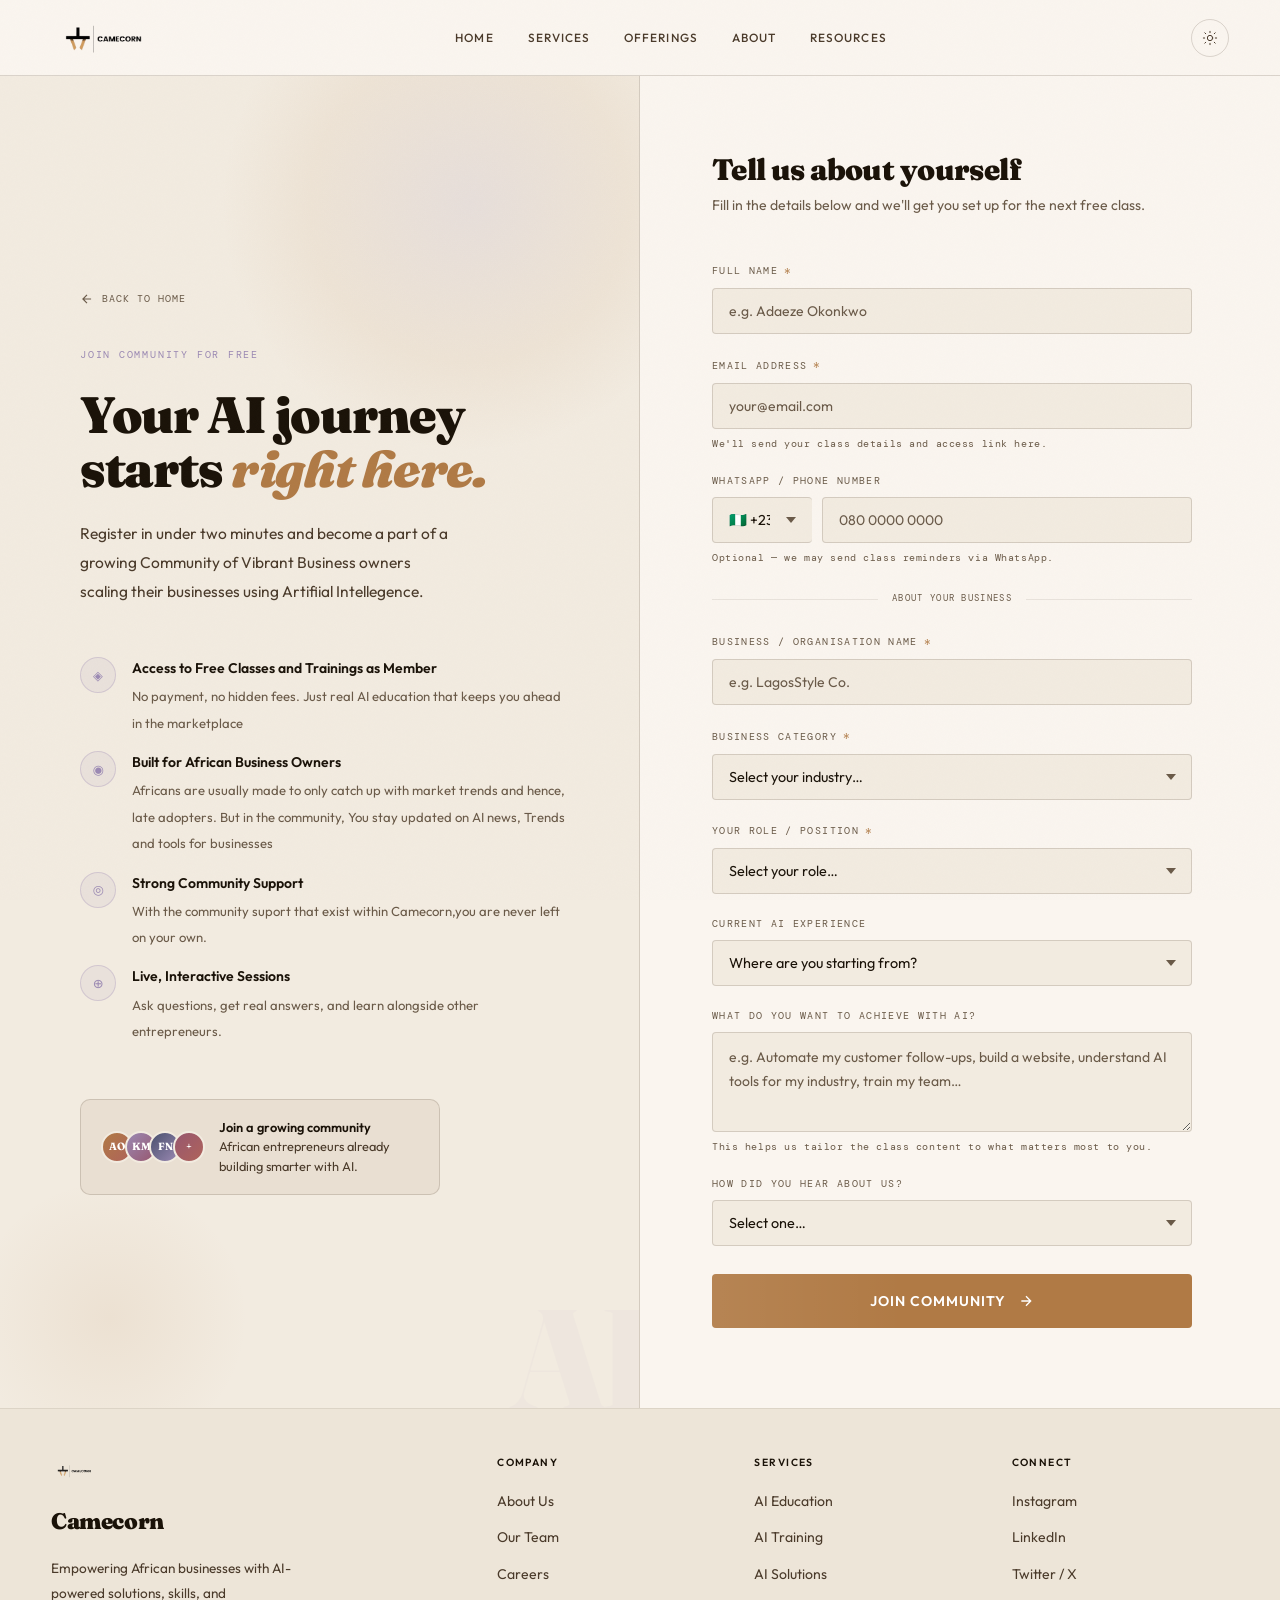
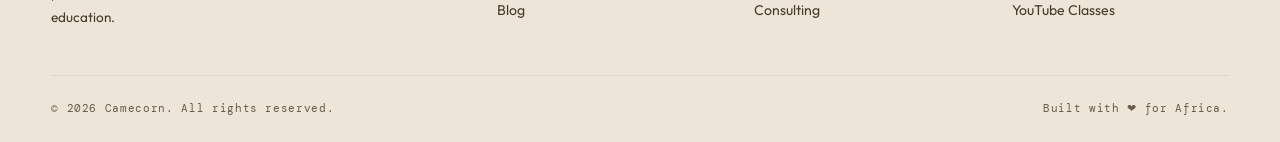
<file: join.html>
<!DOCTYPE html>
<html lang="en" data-theme="light">
<head>
<meta charset="UTF-8">
<meta name="viewport" content="width=device-width, initial-scale=1.0">
<title>Join Free Class — Camecorn</title>
<link rel="preconnect" href="https://fonts.googleapis.com">
<link rel="preconnect" href="https://fonts.gstatic.com" crossorigin>
<link href="https://fonts.googleapis.com/css2?family=Fraunces:ital,opsz,wght@0,9..144,400;0,9..144,600;0,9..144,700;0,9..144,900;1,9..144,400;1,9..144,700&family=Outfit:wght@300;400;500;600&family=DM+Mono:wght@400;500&display=swap" rel="stylesheet">
<link rel="stylesheet" href="styles.css">
<style>

/* ============ JOIN PAGE — REGISTRATION ============ */
.join-hero {
  min-height: 100vh;
  display: grid;
  grid-template-columns: 1fr 1fr;
  padding-top: 74px;
}

/* LEFT PANEL */
.join-left {
  background: var(--bg-2);
  border-right: 1px solid var(--border-soft);
  padding: 80px 72px 80px 80px;
  display: flex;
  flex-direction: column;
  justify-content: center;
  position: relative;
  overflow: hidden;
}
.join-left::before {
  content: '';
  position: absolute;
  top: -120px;
  right: -80px;
  width: 500px;
  height: 500px;
  background: radial-gradient(ellipse, rgba(155,137,179,0.13) 0%, rgba(176,122,69,0.07) 45%, transparent 70%);
  pointer-events: none;
}
.join-left::after {
  content: '';
  position: absolute;
  bottom: -60px;
  left: -40px;
  width: 300px;
  height: 300px;
  background: radial-gradient(ellipse, rgba(176,122,69,0.09) 0%, transparent 65%);
  pointer-events: none;
}
.join-left-inner { position: relative; z-index: 1; }
.join-label {
  font-family: var(--font-mono);
  font-size: 0.62rem;
  letter-spacing: 0.18em;
  text-transform: uppercase;
  color: var(--accent-lav);
  margin-bottom: 24px;
  display: block;
}
.join-heading {
  font-family: var(--font-display);
  font-size: clamp(2.4rem, 4vw, 3.2rem);
  font-weight: 900;
  color: var(--fg);
  line-height: 1.05;
  letter-spacing: -0.025em;
  margin-bottom: 24px;
}
.join-heading em { color: var(--accent); font-style: italic; }
.join-subtext {
  font-size: 0.97rem;
  color: var(--text);
  line-height: 1.85;
  max-width: 380px;
  margin-bottom: 52px;
}

/* BENEFITS LIST */
.join-benefits { display: flex; flex-direction: column; gap: 16px; margin-bottom: 56px; }
.join-benefit {
  display: flex;
  align-items: flex-start;
  gap: 16px;
}
.join-benefit-icon {
  width: 36px;
  height: 36px;
  border-radius: 50%;
  background: var(--lav-glow);
  border: 1px solid var(--lav-border);
  display: flex;
  align-items: center;
  justify-content: center;
  flex-shrink: 0;
  font-size: 0.8rem;
  color: var(--accent-lav);
}
.join-benefit-text strong {
  display: block;
  font-size: 0.875rem;
  font-weight: 600;
  color: var(--fg);
  margin-bottom: 2px;
}
.join-benefit-text span {
  font-size: 0.82rem;
  color: var(--text-muted);
  line-height: 1.6;
}

/* TRUST BADGE */
.join-trust {
  display: flex;
  align-items: center;
  gap: 14px;
  padding: 18px 20px;
  background: var(--bg-3);
  border: 1px solid var(--border-soft);
  border-radius: var(--r-md);
  max-width: 360px;
}
.join-trust-avatars {
  display: flex;
}
.join-trust-avatar {
  width: 32px;
  height: 32px;
  border-radius: 50%;
  border: 2px solid var(--bg-2);
  display: flex;
  align-items: center;
  justify-content: center;
  font-family: var(--font-display);
  font-size: 0.65rem;
  font-weight: 700;
  color: #fff;
  margin-left: -8px;
  flex-shrink: 0;
}
.join-trust-avatar:first-child { margin-left: 0; }
.join-trust-avatar:nth-child(1) { background: linear-gradient(135deg, var(--accent), var(--accent-alt)); }
.join-trust-avatar:nth-child(2) { background: linear-gradient(135deg, var(--accent-lav), var(--accent-mauve)); }
.join-trust-avatar:nth-child(3) { background: linear-gradient(135deg, var(--accent-slate), var(--accent-lav)); }
.join-trust-avatar:nth-child(4) { background: linear-gradient(135deg, var(--accent-mauve), var(--accent-alt)); }
.join-trust-copy { font-size: 0.8rem; color: var(--text); line-height: 1.5; }
.join-trust-copy strong { font-weight: 600; color: var(--fg); display: block; }

/* Watermark */
.join-left-watermark {
  position: absolute;
  bottom: -20px;
  right: -10px;
  font-family: var(--font-display);
  font-size: clamp(80px, 12vw, 140px);
  font-weight: 900;
  color: var(--accent-lav);
  opacity: 0.04;
  letter-spacing: -0.04em;
  pointer-events: none;
  line-height: 1;
  user-select: none;
}

/* RIGHT PANEL — FORM */
.join-right {
  background: var(--bg);
  padding: 80px 80px 80px 72px;
  display: flex;
  flex-direction: column;
  justify-content: center;
  overflow-y: auto;
}

.join-form-header {
  margin-bottom: 44px;
}
.join-form-header h2 {
  font-family: var(--font-display);
  font-size: 1.85rem;
  font-weight: 900;
  color: var(--fg);
  letter-spacing: -0.02em;
  margin-bottom: 8px;
}
.join-form-header p {
  font-size: 0.88rem;
  color: var(--text-muted);
  line-height: 1.7;
}

/* FORM ELEMENTS */
.join-form { display: flex; flex-direction: column; gap: 22px; max-width: 480px; }

.form-group { display: flex; flex-direction: column; gap: 8px; }
.form-row { display: grid; grid-template-columns: 1fr 1fr; gap: 16px; }

.form-label {
  font-family: var(--font-mono);
  font-size: 0.6rem;
  letter-spacing: 0.14em;
  text-transform: uppercase;
  color: var(--text-muted);
  display: flex;
  align-items: center;
  gap: 6px;
}
.form-label .required {
  color: var(--accent);
  font-size: 0.7rem;
}

.form-input,
.form-select,
.form-textarea {
  font-family: var(--font-body);
  font-size: 0.9rem;
  color: var(--fg);
  background: var(--bg-2);
  border: 1px solid var(--border-soft);
  border-radius: var(--r-sm);
  padding: 13px 16px;
  outline: none;
  transition: border-color 0.25s, background 0.25s, box-shadow 0.25s;
  width: 100%;
  appearance: none;
  -webkit-appearance: none;
}
.form-input::placeholder,
.form-textarea::placeholder { color: var(--text-muted); font-size: 0.875rem; }
.form-input:focus,
.form-select:focus,
.form-textarea:focus {
  border-color: var(--lav-border);
  background: var(--bg);
  box-shadow: 0 0 0 3px rgba(155,137,179,0.10);
}

/* Custom select wrapper */
.select-wrap { position: relative; }
.select-wrap::after {
  content: '';
  position: absolute;
  right: 16px;
  top: 50%;
  transform: translateY(-50%);
  width: 0;
  height: 0;
  border-left: 5px solid transparent;
  border-right: 5px solid transparent;
  border-top: 6px solid var(--text-muted);
  pointer-events: none;
  transition: border-color 0.25s;
}
.select-wrap:focus-within::after { border-top-color: var(--accent-lav); }
.form-select { cursor: pointer; padding-right: 42px; }
.form-select option { background: var(--bg-2); color: var(--fg); }

.form-textarea { min-height: 100px; resize: vertical; line-height: 1.7; }

/* PHONE with country code */
.phone-wrap { display: flex; gap: 10px; }
.phone-prefix {
  width: 100px;
  flex-shrink: 0;
}
.phone-prefix .form-select { border-right: none; border-radius: var(--r-sm); }
.phone-number { flex: 1; }

/* CHECKBOX */
.form-check {
  display: flex;
  align-items: flex-start;
  gap: 12px;
  cursor: pointer;
}
.form-check input[type="checkbox"] {
  width: 18px;
  height: 18px;
  accent-color: var(--accent-lav);
  cursor: pointer;
  flex-shrink: 0;
  margin-top: 2px;
}
.form-check-label {
  font-size: 0.85rem;
  color: var(--text);
  line-height: 1.65;
}
.form-check-label a { color: var(--accent-lav); text-decoration: underline; text-decoration-style: dotted; }

/* DIVIDER */
.form-section-divider {
  display: flex;
  align-items: center;
  gap: 14px;
  margin: 4px 0;
}
.form-section-divider::before,
.form-section-divider::after {
  content: '';
  flex: 1;
  height: 1px;
  background: var(--border);
}
.form-section-divider span {
  font-family: var(--font-mono);
  font-size: 0.58rem;
  letter-spacing: 0.14em;
  text-transform: uppercase;
  color: var(--text-muted);
  white-space: nowrap;
}

/* SUBMIT BUTTON */
.join-submit {
  display: flex;
  align-items: center;
  justify-content: center;
  gap: 12px;
  font-family: var(--font-body);
  font-size: 0.88rem;
  font-weight: 600;
  letter-spacing: 0.07em;
  text-transform: uppercase;
  color: #fff;
  background: var(--accent);
  border: none;
  border-radius: var(--r-sm);
  padding: 18px 36px;
  cursor: pointer;
  transition: background 0.3s, box-shadow 0.3s, transform 0.2s;
  width: 100%;
  margin-top: 6px;
  position: relative;
  overflow: hidden;
}
.join-submit::before {
  content: '';
  position: absolute;
  inset: 0;
  background: linear-gradient(90deg, transparent 30%, rgba(255,255,255,0.08) 50%, transparent 70%);
  background-size: 200% 100%;
  transition: background-position 0.6s ease;
  background-position: 100% 0;
}
.join-submit:hover { background: #9a6839; box-shadow: 0 8px 32px rgba(176,122,69,0.35); transform: translateY(-1px); }
.join-submit:hover::before { background-position: -100% 0; }
.join-submit:active { transform: translateY(0); }
.join-submit svg { flex-shrink: 0; }

/* PROGRESS STEPS */
.form-steps {
  display: flex;
  align-items: center;
  gap: 0;
  margin-bottom: 40px;
}
.form-step {
  display: flex;
  align-items: center;
  gap: 10px;
  flex: 1;
}
.form-step-num {
  width: 28px;
  height: 28px;
  border-radius: 50%;
  display: flex;
  align-items: center;
  justify-content: center;
  font-family: var(--font-mono);
  font-size: 0.65rem;
  font-weight: 600;
  flex-shrink: 0;
  transition: background 0.3s, color 0.3s, border-color 0.3s;
}
.form-step.active .form-step-num {
  background: var(--accent-lav);
  color: #fff;
  border: 1px solid var(--accent-lav);
}
.form-step.done .form-step-num {
  background: var(--accent);
  color: #fff;
  border: 1px solid var(--accent);
}
.form-step.pending .form-step-num {
  background: transparent;
  color: var(--text-muted);
  border: 1px solid var(--border-soft);
}
.form-step-label {
  font-family: var(--font-mono);
  font-size: 0.58rem;
  letter-spacing: 0.10em;
  text-transform: uppercase;
  color: var(--text-muted);
}
.form-step.active .form-step-label { color: var(--accent-lav); }
.form-step-line {
  flex: 1;
  height: 1px;
  background: var(--border-soft);
  margin: 0 8px;
}

/* FIELD HINT */
.form-hint {
  font-family: var(--font-mono);
  font-size: 0.6rem;
  letter-spacing: 0.06em;
  color: var(--text-muted);
  line-height: 1.5;
}

/* BACK TO HOME link */
.join-back {
  display: inline-flex;
  align-items: center;
  gap: 8px;
  font-family: var(--font-mono);
  font-size: 0.62rem;
  letter-spacing: 0.10em;
  text-transform: uppercase;
  color: var(--text-muted);
  margin-bottom: 40px;
  transition: color 0.25s;
}
.join-back:hover { color: var(--accent-lav); }
.join-back svg { transition: transform 0.25s; }
.join-back:hover svg { transform: translateX(-3px); }

/* ============ RESPONSIVE ============ */
@media (max-width: 960px) {
  .join-hero { grid-template-columns: 1fr; min-height: auto; }
  .join-left {
    padding: 100px 40px 60px;
    min-height: auto;
  }
  .join-right { padding: 60px 40px 80px; }
  .join-form { max-width: 100%; }
  .join-left-watermark { display: none; }
}
@media (max-width: 600px) {
  .join-left { padding: 100px 24px 52px; }
  .join-right { padding: 52px 24px 80px; }
  .form-row { grid-template-columns: 1fr; }
  .join-heading { font-size: 2.2rem; }
}
</style>
</head>
<body>

<div class="noise-overlay"></div>

<!-- HEADER -->
<header class="header" id="header">
  <div class="container nav">
    <a href="index.html" class="logo-wrap">
      <img src="hero-image.png" alt="Camecorn" class="logo-img">
    </a>
    <nav class="nav-links" id="navLinks">
      <a href="index.html#hero" class="nav-link">Home</a>
      <a href="index.html#offerings" class="nav-link">Services</a>
      <a href="index.html#services" class="nav-link">Offerings</a>
      
      <a href="about.html" class="nav-link">About</a>
      <a href="resources.html" class="nav-link">Resources</a>
      

    </nav>
    <div class="nav-right">
      <button class="theme-toggle" id="themeToggle" aria-label="Toggle theme">
        <svg class="icon-sun" viewBox="0 0 24 24" fill="none" stroke="currentColor" stroke-width="1.5" stroke-linecap="round" stroke-linejoin="round">
          <circle cx="12" cy="12" r="4"/><line x1="12" y1="2" x2="12" y2="4"/><line x1="12" y1="20" x2="12" y2="22"/>
          <line x1="4.22" y1="4.22" x2="5.64" y2="5.64"/><line x1="18.36" y1="18.36" x2="19.78" y2="19.78"/>
          <line x1="2" y1="12" x2="4" y2="12"/><line x1="20" y1="12" x2="22" y2="12"/>
          <line x1="4.22" y1="19.78" x2="5.64" y2="18.36"/><line x1="18.36" y1="5.64" x2="19.78" y2="4.22"/>
        </svg>
        <svg class="icon-moon" viewBox="0 0 24 24" fill="none" stroke="currentColor" stroke-width="1.5" stroke-linecap="round" stroke-linejoin="round">
          <path d="M21 12.79A9 9 0 1 1 11.21 3 7 7 0 0 0 21 12.79z"/>
        </svg>
      </button>
    </div>
    <button class="hamburger" id="hamburger" aria-label="Menu">
      <span></span><span></span><span></span>
    </button>
  </div>
</header>

<!-- MOBILE MENU -->
<div class="mobile-menu" id="mobileMenu">
  <a href="index.html#hero">Home</a>
  <a href="index.html#offerings">Services</a>
  <a href="index.html#services">Offerings</a>
  
  <a href="about.html">About</a>
  <a href="resources.html">Resources</a>
  <a href="join.html" >Join Community</a>
</div>

<!-- JOIN HERO -->
<main class="join-hero">

  <!-- LEFT PANEL -->
  <div class="join-left">
    <div class="join-left-watermark">AI</div>
    <div class="join-left-inner">

      <a href="index.html" class="join-back">
        <svg width="14" height="14" viewBox="0 0 24 24" fill="none" stroke="currentColor" stroke-width="2"><path d="M19 12H5M12 19l-7-7 7-7"/></svg>
        Back to Home
      </a>

      <span class="join-label">Join Community for free</span>
      <h1 class="join-heading">
        Your AI journey<br>starts <em>right here.</em>
      </h1>
      <p class="join-subtext">
        Register in under two minutes and become a part of a growing Community of Vibrant Business owners scaling their businesses using Artifiial Intellegence.
      </p>

      <div class="join-benefits">
        <div class="join-benefit">
          <div class="join-benefit-icon">◈</div>
          <div class="join-benefit-text">
            <strong>Access to Free Classes and Trainings as Member</strong>
            <span>No payment, no hidden fees. Just real AI education that keeps you ahead in the marketplace</span>
          </div>
        </div>
        <div class="join-benefit">
          <div class="join-benefit-icon">◉</div>
          <div class="join-benefit-text">
            <strong>Built for African Business Owners</strong>
            <span>Africans are usually made to only catch up with market trends and hence, late adopters. But in the community, You stay updated on AI news, Trends and tools for businesses</span>
          </div>
        </div>
        <div class="join-benefit">
          <div class="join-benefit-icon">◎</div>
          <div class="join-benefit-text">
            <strong>Strong Community Support</strong>
            <span>With the community suport that exist within Camecorn,you are never left on your own. </span>
          </div>
        </div>
        <div class="join-benefit">
          <div class="join-benefit-icon">⊕</div>
          <div class="join-benefit-text">
            <strong>Live, Interactive Sessions</strong>
            <span>Ask questions, get real answers, and learn alongside other entrepreneurs.</span>
          </div>
        </div>
      </div>

      <div class="join-trust">
        <div class="join-trust-avatars">
          <div class="join-trust-avatar">AO</div>
          <div class="join-trust-avatar">KM</div>
          <div class="join-trust-avatar">FN</div>
          <div class="join-trust-avatar">+</div>
        </div>
        <div class="join-trust-copy">
          <strong>Join a growing community</strong>
          African entrepreneurs already building smarter with AI.
        </div>
      </div>

    </div>
  </div>

  <!-- RIGHT PANEL — FORM -->
  <div class="join-right">

    <div class="join-form-header">
      
      <h2>Tell us about yourself</h2>
      <p>Fill in the details below and we'll get you set up for the next free class.</p>
    </div>

    <div class="join-form" id="joinForm">

      <!-- Full Name -->
      <div class="form-group">
        <label class="form-label" for="fullName">
          Full Name <span class="required">*</span>
        </label>
        <input
          type="text"
          id="fullName"
          name="fullName"
          class="form-input"
          placeholder="e.g. Adaeze Okonkwo"
          required
          autocomplete="name"
        >
      </div>

      <!-- Email -->
      <div class="form-group">
        <label class="form-label" for="email">
          Email Address <span class="required">*</span>
        </label>
        <input
          type="email"
          id="email"
          name="email"
          class="form-input"
          placeholder="your@email.com"
          required
          autocomplete="email"
        >
        <span class="form-hint">We'll send your class details and access link here.</span>
      </div>

      <!-- Phone -->
      <div class="form-group">
        <label class="form-label" for="phone">
          WhatsApp / Phone Number
        </label>
        <div class="phone-wrap">
          <div class="phone-prefix select-wrap">
            <select class="form-select" name="phoneCode" id="phoneCode">
              <option value="+234">🇳🇬 +234</option>
              <option value="+233">🇬🇭 +233</option>
              <option value="+254">🇰🇪 +254</option>
              <option value="+27">🇿🇦 +27</option>
              <option value="+255">🇹🇿 +255</option>
              <option value="+256">🇺🇬 +256</option>
              <option value="+237">🇨🇲 +237</option>
              <option value="+225">🇨🇮 +225</option>
              <option value="+221">🇸🇳 +221</option>
              <option value="+251">🇪🇹 +251</option>
              <option value="+212">🇲🇦 +212</option>
              <option value="+20">🇪🇬 +20</option>
              <option value="+1">🌍 +1</option>
              <option value="+44">🌍 +44</option>
              <option value="other">Other</option>
            </select>
          </div>
          <div class="phone-number">
            <input
              type="tel"
              id="phone"
              name="phone"
              class="form-input"
              placeholder="080 0000 0000"
              autocomplete="tel"
            >
          </div>
        </div>
        <span class="form-hint">Optional — we may send class reminders via WhatsApp.</span>
      </div>

      <div class="form-section-divider">
        <span>About Your Business</span>
      </div>

      <!-- Business Name -->
      <div class="form-group">
        <label class="form-label" for="businessName">
          Business / Organisation Name <span class="required">*</span>
        </label>
        <input
          type="text"
          id="businessName"
          name="businessName"
          class="form-input"
          placeholder="e.g. LagosStyle Co."
          required
        >
      </div>

      <!-- Business Category -->
      <div class="form-group">
        <label class="form-label" for="businessCategory">
          Business Category <span class="required">*</span>
        </label>
        <div class="select-wrap">
          <select id="businessCategory" name="businessCategory" class="form-select" required>
            <option value="" disabled selected>Select your industry…</option>
            <optgroup label="Commerce &amp; Retail">
              <option value="retail">Retail &amp; E-commerce</option>
              <option value="fmcg">FMCG / Consumer Goods</option>
              <option value="fashion">Fashion &amp; Apparel</option>
              <option value="beauty">Beauty &amp; Cosmetics</option>
              <option value="food-bev">Food &amp; Beverages</option>
              <option value="supermarket">Supermarket / Grocery</option>
            </optgroup>
            <optgroup label="Professional Services">
              <option value="consulting">Consulting &amp; Advisory</option>
              <option value="legal">Legal Services</option>
              <option value="accounting">Accounting &amp; Finance</option>
              <option value="hr">HR &amp; Recruitment</option>
              <option value="marketing">Marketing &amp; Advertising</option>
              <option value="pr">PR &amp; Communications</option>
            </optgroup>
            <optgroup label="Technology">
              <option value="tech-startup">Tech Startup</option>
              <option value="software">Software / SaaS</option>
              <option value="it-services">IT Services &amp; Support</option>
              <option value="fintech">Fintech</option>
              <option value="edtech">Edtech</option>
              <option value="healthtech">Healthtech</option>
            </optgroup>
            <optgroup label="Creative &amp; Media">
              <option value="creative-agency">Creative Agency</option>
              <option value="content">Content Creation</option>
              <option value="photography">Photography &amp; Videography</option>
              <option value="design">Graphic Design &amp; Branding</option>
              <option value="media">Media &amp; Publishing</option>
              <option value="music">Music &amp; Entertainment</option>
            </optgroup>
            <optgroup label="Education &amp; Training">
              <option value="school">School / Academy</option>
              <option value="coaching">Coaching &amp; Mentoring</option>
              <option value="training">Corporate Training</option>
              <option value="elearning">E-learning</option>
            </optgroup>
            <optgroup label="Health &amp; Wellness">
              <option value="healthcare">Healthcare / Clinic</option>
              <option value="pharmacy">Pharmacy</option>
              <option value="fitness">Fitness &amp; Wellness</option>
              <option value="mental-health">Mental Health Services</option>
            </optgroup>
            <optgroup label="Real Estate &amp; Construction">
              <option value="real-estate">Real Estate</option>
              <option value="construction">Construction &amp; Engineering</option>
              <option value="architecture">Architecture &amp; Interior Design</option>
              <option value="property-mgmt">Property Management</option>
            </optgroup>
            <optgroup label="Logistics &amp; Manufacturing">
              <option value="logistics">Logistics &amp; Supply Chain</option>
              <option value="transport">Transport &amp; Ride-hailing</option>
              <option value="manufacturing">Manufacturing</option>
              <option value="agriculture">Agriculture &amp; Agribusiness</option>
            </optgroup>
            <optgroup label="Hospitality &amp; Tourism">
              <option value="hotel">Hotel &amp; Accommodation</option>
              <option value="restaurant">Restaurant &amp; Catering</option>
              <option value="travel">Travel &amp; Tourism</option>
              <option value="events">Events &amp; Entertainment</option>
            </optgroup>
            <optgroup label="Non-profit &amp; Government">
              <option value="ngo">NGO / Non-profit</option>
              <option value="social-enterprise">Social Enterprise</option>
              <option value="government">Government / Public Sector</option>
            </optgroup>
            <optgroup label="Other">
              <option value="freelancer">Freelancer / Solo Professional</option>
              <option value="other">Other (please specify below)</option>
            </optgroup>
          </select>
        </div>
      </div>

      <!-- Other Business Category (shown conditionally) -->
      <div class="form-group" id="otherCategoryGroup" style="display:none;">
        <label class="form-label" for="otherCategory">Specify Your Industry</label>
        <input
          type="text"
          id="otherCategory"
          name="otherCategory"
          class="form-input"
          placeholder="Describe your business category…"
        >
      </div>

      <!-- Position / Role -->
      <div class="form-group">
        <label class="form-label" for="position">
          Your Role / Position <span class="required">*</span>
        </label>
        <div class="select-wrap">
          <select id="position" name="position" class="form-select" required>
            <option value="" disabled selected>Select your role…</option>
            <optgroup label="Leadership">
              <option value="founder-ceo">Founder / CEO</option>
              <option value="co-founder">Co-founder</option>
              <option value="managing-director">Managing Director</option>
              <option value="coo">COO / Operations Lead</option>
              <option value="cto">CTO / Tech Lead</option>
              <option value="cmo">CMO / Marketing Lead</option>
              <option value="cfo">CFO / Finance Lead</option>
            </optgroup>
            <optgroup label="Management">
              <option value="general-manager">General Manager</option>
              <option value="operations-manager">Operations Manager</option>
              <option value="marketing-manager">Marketing Manager</option>
              <option value="sales-manager">Sales Manager</option>
              <option value="product-manager">Product Manager</option>
              <option value="project-manager">Project Manager</option>
              <option value="hr-manager">HR Manager</option>
            </optgroup>
            <optgroup label="Specialist / Team Member">
              <option value="developer">Developer / Engineer</option>
              <option value="designer">Designer</option>
              <option value="content-creator">Content Creator</option>
              <option value="data-analyst">Data Analyst</option>
              <option value="sales-rep">Sales Representative</option>
              <option value="customer-service">Customer Service</option>
              <option value="accountant">Accountant / Finance Officer</option>
              <option value="social-media">Social Media Manager</option>
            </optgroup>
            <optgroup label="Independent">
              <option value="freelancer">Freelancer / Consultant</option>
              <option value="self-employed">Self-employed</option>
              <option value="student">Student / Recent Graduate</option>
            </optgroup>
            <option value="other">Other</option>
          </select>
        </div>
      </div>

      

      <!-- AI Experience -->
      <div class="form-group">
        <label class="form-label" for="aiExperience">
          Current AI Experience
        </label>
        <div class="select-wrap">
          <select id="aiExperience" name="aiExperience" class="form-select">
            <option value="" disabled selected>Where are you starting from?</option>
            <option value="none">No experience — complete beginner</option>
            <option value="curious">I've heard about it but never tried</option>
            <option value="basic">I've used ChatGPT or similar tools casually</option>
            <option value="intermediate">I use AI tools regularly in my work</option>
            <option value="advanced">I build with AI / automate workflows</option>
          </select>
        </div>
      </div>

      <!-- Goal / How can we help -->
      <div class="form-group">
        <label class="form-label" for="goal">
          What do you want to achieve with AI?
        </label>
        <textarea
          id="goal"
          name="goal"
          class="form-textarea"
          placeholder="e.g. Automate my customer follow-ups, build a website, understand AI tools for my industry, train my team…"
        ></textarea>
        <span class="form-hint">This helps us tailor the class content to what matters most to you.</span>
      </div>

      <!-- How did you hear -->
      <div class="form-group">
        <label class="form-label" for="referral">
          How did you hear about us?
        </label>
        <div class="select-wrap">
          <select id="referral" name="referral" class="form-select">
            <option value="" disabled selected>Select one…</option>
            <option value="instagram">Instagram</option>
            <option value="twitter">Twitter / X</option>
            <option value="linkedin">LinkedIn</option>
            <option value="tiktok">TikTok</option>
            <option value="youtube">YouTube</option>
            <option value="whatsapp">WhatsApp / Group</option>
            <option value="friend">Friend / Colleague Referral</option>
            <option value="google">Google Search</option>
            <option value="event">Event / Conference</option>
            <option value="other">Other</option>
          </select>
        </div>
      </div>

      

      <!-- SUBMIT -->
      <button type="button" class="join-submit" id="joinSubmit" onclick="handleSubmit()">
        Join Community
        <svg width="16" height="16" viewBox="0 0 24 24" fill="none" stroke="currentColor" stroke-width="2">
          <path d="M5 12h14M12 5l7 7-7 7"/>
        </svg>
      </button>

    </div>
  </div>

</main>

<!-- FOOTER -->
<footer class="footer">
  <div class="container footer-inner">
    <div class="footer-brand">
      <img src="hero-image.png" alt="Camecorn" style="width:44px;opacity:0.85;">
      <span class="logo-text">Camecorn</span>
      <p>Empowering African businesses with AI-powered solutions, skills, and education.</p>
    </div>
    <div class="footer-links">
      <div class="footer-col">
        <strong>Company</strong>
        <a href="about.html">About Us</a>
        <a href="#">Our Team</a>
        <a href="#">Careers</a>
        <a href="#">Blog</a>
      </div>
      <div class="footer-col">
        <strong>Services</strong>
        <a href="index.html#services">AI Education</a>
        <a href="index.html#services">AI Training</a>
        <a href="index.html#services">AI Solutions</a>
        <a href="#">Consulting</a>
      </div>
      <div class="footer-col">
        <strong>Connect</strong>
        <a href="#">Instagram</a>
        <a href="#">LinkedIn</a>
        <a href="#">Twitter / X</a>
        <a href="resources.html">YouTube Classes</a>
      </div>
    </div>
  </div>
  <div class="footer-bottom container">
    <p>© 2026 Camecorn. All rights reserved.</p>
    <p>Built with ❤ for Africa.</p>
  </div>
</footer>

<script src="main.js"></script>
<script>
  /* ——— Show/hide "Other" category field ——— */
  const categorySelect = document.getElementById('businessCategory');
  const otherGroup = document.getElementById('otherCategoryGroup');
  categorySelect && categorySelect.addEventListener('change', () => {
    otherGroup.style.display = categorySelect.value === 'other' ? '' : 'none';
  });

  /* ——— Form submission — redirect to thank-you page ——— */
  function handleSubmit() {
    const fullName = document.getElementById('fullName').value.trim();
    const email = document.getElementById('email').value.trim();
    const businessName = document.getElementById('businessName').value.trim();
    const businessCategory = document.getElementById('businessCategory').value;
    const position = document.getElementById('position').value;
    const consent = document.getElementById('consent').checked;

    // Basic validation
    if (!fullName) { alert('Please enter your full name.'); return; }
    if (!email || !email.includes('@')) { alert('Please enter a valid email address.'); return; }
    if (!businessName) { alert('Please enter your business name.'); return; }
    if (!businessCategory) { alert('Please select your business category.'); return; }
    if (!position) { alert('Please select your role / position.'); return; }
    if (!consent) { alert('Please agree to the terms to continue.'); return; }

    // Redirect to thank-you page (to be built)
    window.location.href = 'thankyou.html';
  }
</script>
</body>
</html>
</file>
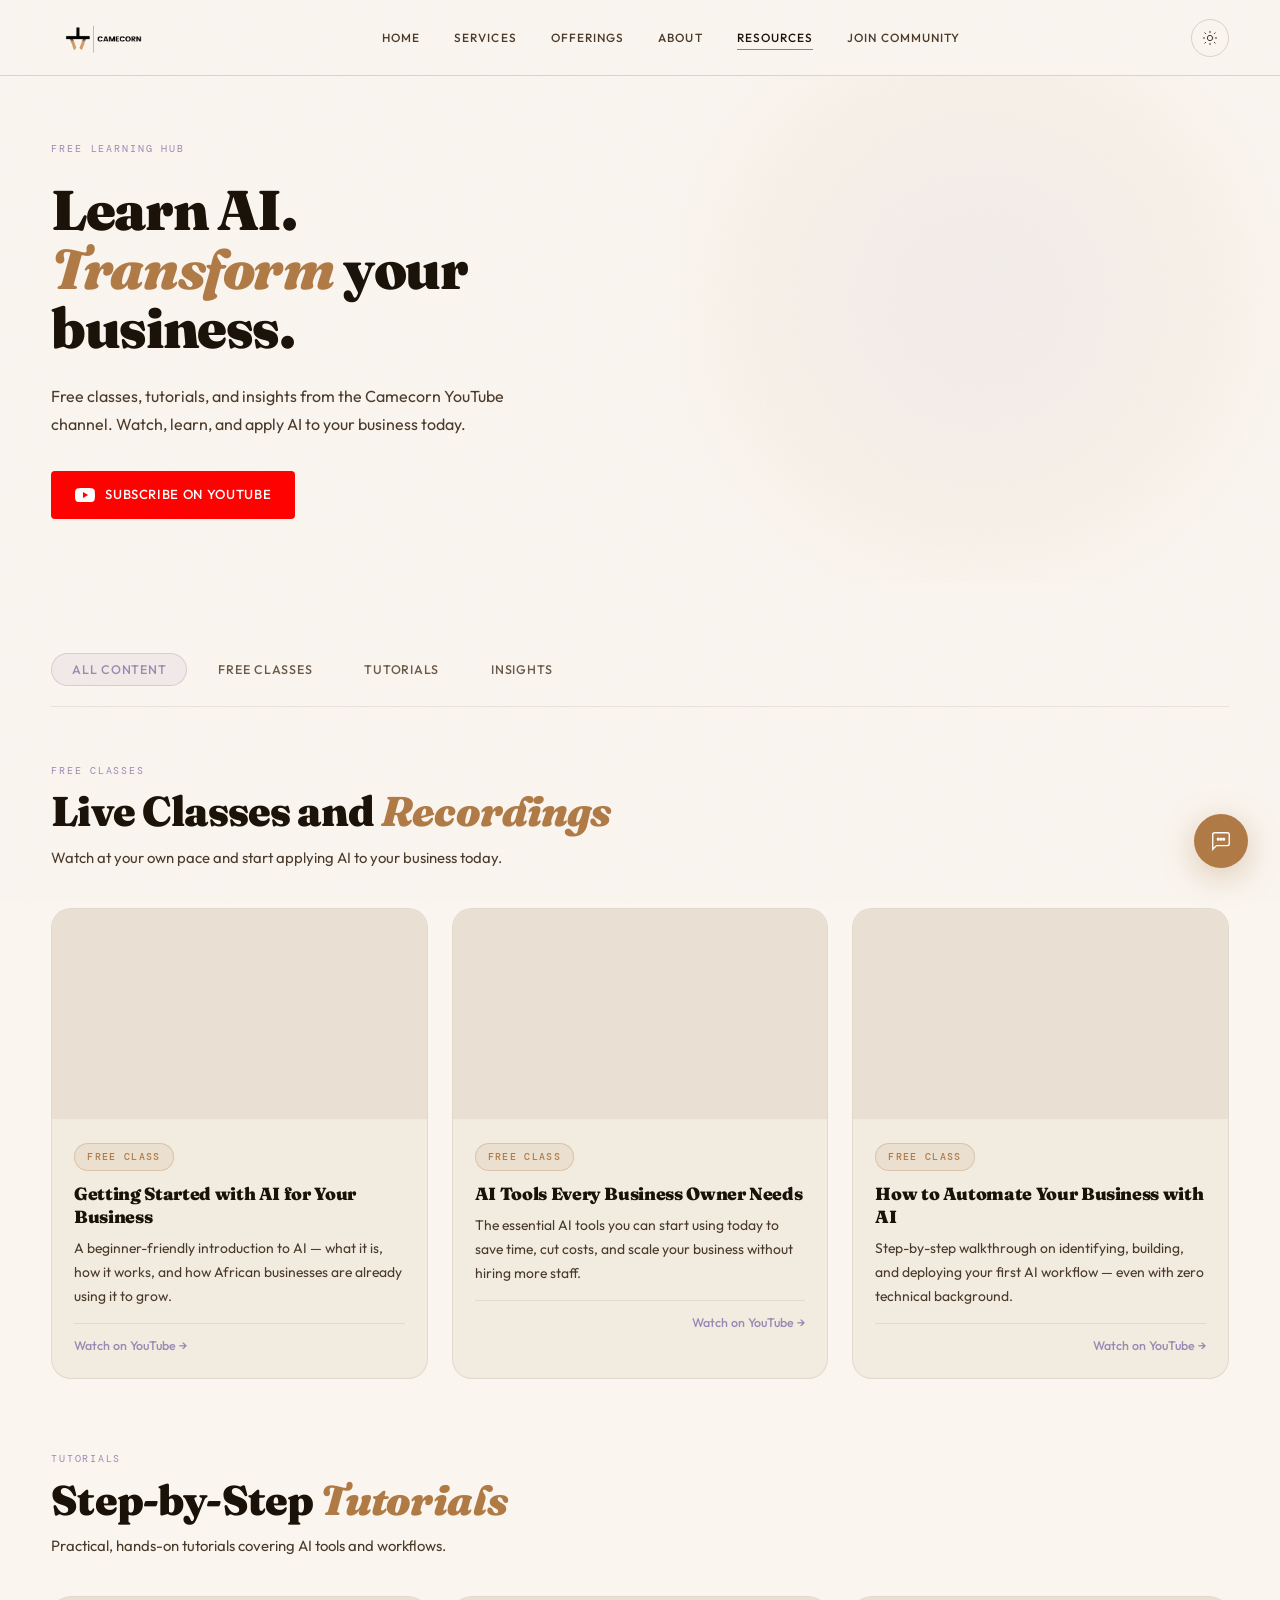
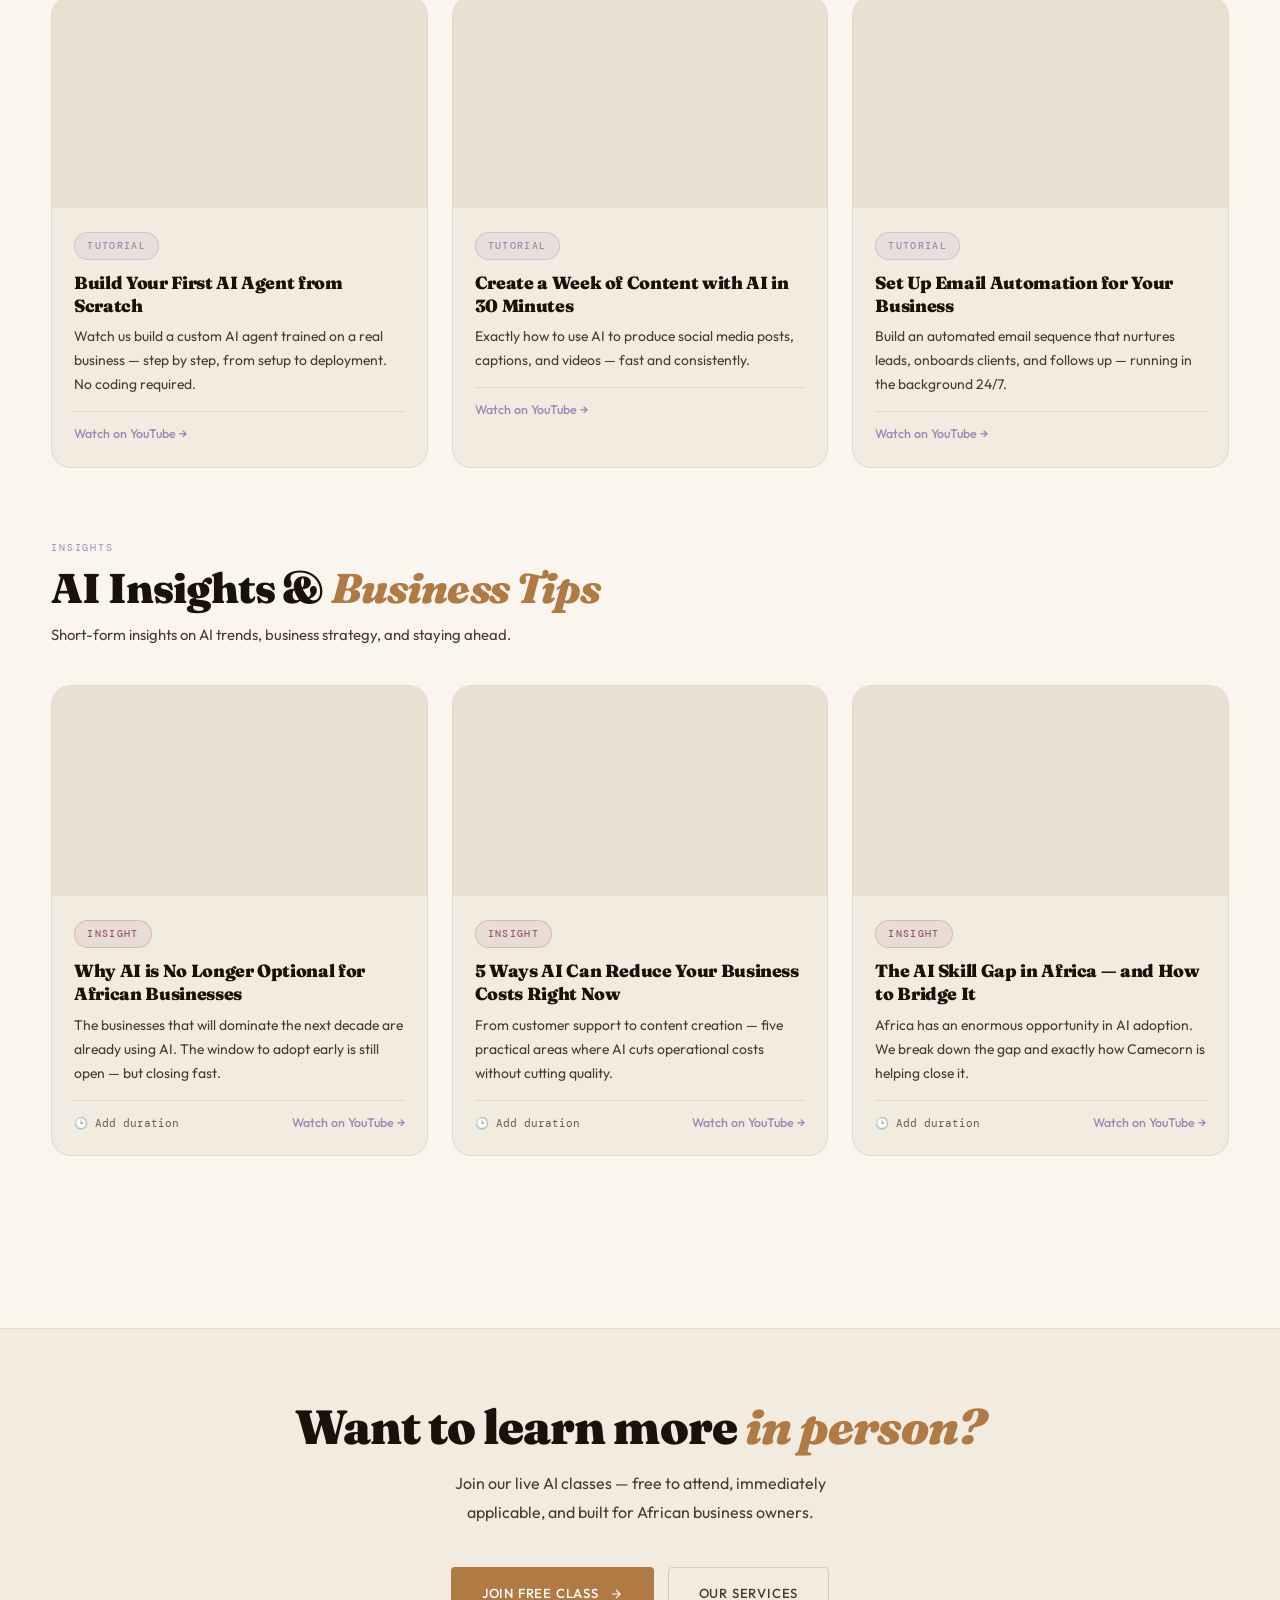
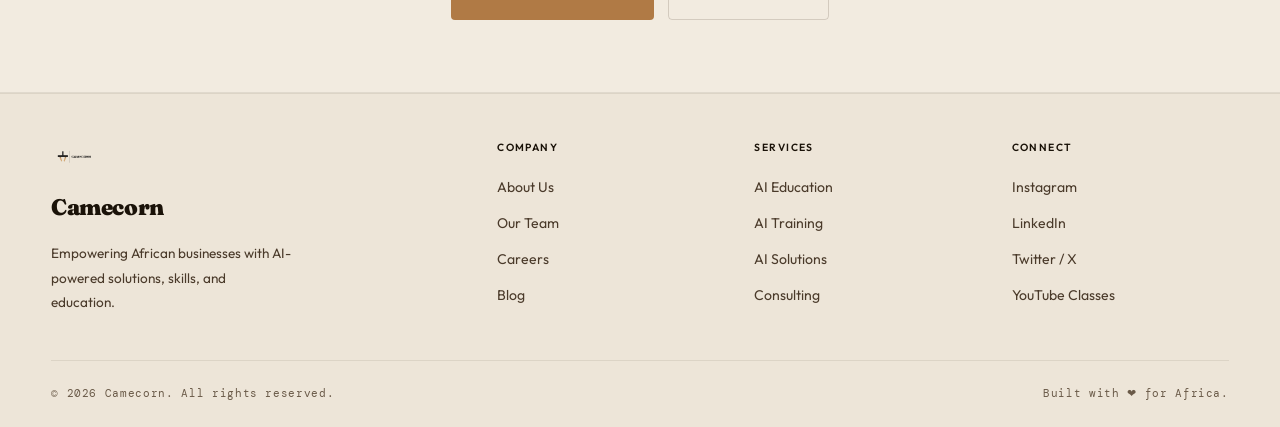
<file: resources.html>
<!DOCTYPE html>
<html lang="en" data-theme="light">
<head>
<meta charset="UTF-8">
<meta name="viewport" content="width=device-width, initial-scale=1.0">
<title>Resources — Camecorn</title>
<link rel="preconnect" href="https://fonts.googleapis.com">
<link rel="preconnect" href="https://fonts.gstatic.com" crossorigin>
<link href="https://fonts.googleapis.com/css2?family=Fraunces:ital,opsz,wght@0,9..144,400;0,9..144,600;0,9..144,700;0,9..144,900;1,9..144,400;1,9..144,700&family=Outfit:wght@300;400;500;600&family=DM+Mono:wght@400;500&display=swap" rel="stylesheet">
<link rel="stylesheet" href="styles.css">
</head>
<body>

<div class="noise-overlay"></div>

<!-- HEADER -->
<header class="header" id="header">
  <div class="container nav">
    <a href="index.html" class="logo-wrap">
      <img src="hero-image.png" alt="Camecorn" class="logo-img">
      
    </a>
    <nav class="nav-links" id="navLinks">
      <a href="index.html#hero" class="nav-link">Home</a>
      <a href="index.html#offerings" class="nav-link">Services</a>
      <a href="index.html#services" class="nav-link">Offerings</a>
      
      <a href="about.html" class="nav-link">About</a>
      <a href="resources.html" class="nav-link active">Resources</a>
      <a href="join.html" class="nav-link">Join Community</a>
    </nav>
    <div class="nav-right">
      <button class="theme-toggle" id="themeToggle" aria-label="Toggle theme">
        <svg class="icon-sun" viewBox="0 0 24 24" fill="none" stroke="currentColor" stroke-width="1.5" stroke-linecap="round" stroke-linejoin="round">
          <circle cx="12" cy="12" r="4"/><line x1="12" y1="2" x2="12" y2="4"/><line x1="12" y1="20" x2="12" y2="22"/>
          <line x1="4.22" y1="4.22" x2="5.64" y2="5.64"/><line x1="18.36" y1="18.36" x2="19.78" y2="19.78"/>
          <line x1="2" y1="12" x2="4" y2="12"/><line x1="20" y1="12" x2="22" y2="12"/>
          <line x1="4.22" y1="19.78" x2="5.64" y2="18.36"/><line x1="18.36" y1="5.64" x2="19.78" y2="4.22"/>
        </svg>
        <svg class="icon-moon" viewBox="0 0 24 24" fill="none" stroke="currentColor" stroke-width="1.5" stroke-linecap="round" stroke-linejoin="round">
          <path d="M21 12.79A9 9 0 1 1 11.21 3 7 7 0 0 0 21 12.79z"/>
        </svg>
      </button>
    </div>
    <button class="hamburger" id="hamburger" aria-label="Menu">
      <span></span><span></span><span></span>
    </button>
  </div>
</header>

<!-- MOBILE MENU -->
<div class="mobile-menu" id="mobileMenu">
  <a href="index.html#hero">Home</a>
  <a href="index.html#offerings">Services</a>
  <a href="index.html#services">Offerings</a>
  <a href="index.html#testimonials">Stories</a>
  <a href="about.html">About</a>
  <a href="resources.html">Resources</a>
  <a href="join.html" class="btn-primary-mobile">Join Free Class →</a>
</div>

<!-- RESOURCES HERO -->
<section class="resources-hero">
  <div class="container resources-hero-inner">
    <span class="resources-hero-label reveal-up">Free Learning Hub</span>
    <h1 class="resources-hero-heading reveal-up" data-delay="100">
      Learn AI.<br><em>Transform</em> your business.
    </h1>
    <p class="resources-hero-sub reveal-up" data-delay="200">
      Free classes, tutorials, and insights from the Camecorn YouTube channel. Watch, learn, and apply AI to your business today.
    </p>
    <a href="#" target="_blank" rel="noopener" class="resources-yt-subscribe reveal-up" data-delay="300">
      <svg viewBox="0 0 24 24" fill="currentColor" width="20" height="20"><path d="M23.498 6.186a3.016 3.016 0 0 0-2.122-2.136C19.505 3.545 12 3.545 12 3.545s-7.505 0-9.377.505A3.017 3.017 0 0 0 .502 6.186C0 8.07 0 12 0 12s0 3.93.502 5.814a3.016 3.016 0 0 0 2.122 2.136c1.871.505 9.376.505 9.376.505s7.505 0 9.377-.505a3.015 3.015 0 0 0 2.122-2.136C24 15.93 24 12 24 12s0-3.93-.502-5.814zM9.545 15.568V8.432L15.818 12l-6.273 3.568z"/></svg>
      Subscribe on YouTube
    </a>
  </div>
</section>

<!-- RESOURCES BODY -->
<section class="resources-body">
  <div class="container">

    <div class="resources-filters reveal-up">
      <button class="res-filter active" data-filter="all">All Content</button>
      <button class="res-filter" data-filter="classes">Free Classes</button>
      <button class="res-filter" data-filter="tutorials">Tutorials</button>
      <button class="res-filter" data-filter="insights">Insights</button>
    </div>

    <!-- FREE CLASSES -->
    <div class="resources-section-block">
      <div class="resources-section-label">
        <span class="res-section-tag">Free Classes</span>
        <h2 class="res-section-heading reveal-up" data-delay="50">Live Classes and <em>Recordings</em></h2>
        <p class="res-section-desc reveal-up" data-delay="100">Watch at your own pace and start applying AI to your business today.</p>
      </div>
      <div class="resources-grid">
        <div class="res-card reveal-up" data-delay="0" data-category="classes">
          <div class="res-video-wrap">
            <iframe src="https://www.youtube.com/embed/VIDEO_ID_1" title="Free AI Class — Getting Started with AI for Your Business" frameborder="0" allow="accelerometer; autoplay; clipboard-write; encrypted-media; gyroscope; picture-in-picture" allowfullscreen></iframe>
          </div>
          <div class="res-card-body">
            <span class="res-card-tag classes">Free Class</span>
            <h3 class="res-card-title">Getting Started with AI for Your Business</h3>
            <p class="res-card-desc">A beginner-friendly introduction to AI — what it is, how it works, and how African businesses are already using it to grow.</p>
            <div class="res-card-meta">
              
              <a href="#" target="_blank" class="res-card-yt-link">Watch on YouTube →</a>
            </div>
          </div>
        </div>
        <div class="res-card reveal-up" data-delay="100" data-category="classes">
          <div class="res-video-wrap">
            <iframe src="https://www.youtube.com/embed/VIDEO_ID_2" title="Free AI Class — AI Tools Every Business Owner Needs" frameborder="0" allow="accelerometer; autoplay; clipboard-write; encrypted-media; gyroscope; picture-in-picture" allowfullscreen></iframe>
          </div>
          <div class="res-card-body">
            <span class="res-card-tag classes">Free Class</span>
            <h3 class="res-card-title">AI Tools Every Business Owner Needs</h3>
            <p class="res-card-desc">The essential AI tools you can start using today to save time, cut costs, and scale your business without hiring more staff.</p>
            <div class="res-card-meta">
              <span></span>
              <a href="#" target="_blank" class="res-card-yt-link">Watch on YouTube →</a>
            </div>
          </div>
        </div>
        <div class="res-card reveal-up" data-delay="200" data-category="classes">
          <div class="res-video-wrap">
            <iframe src="https://www.youtube.com/embed/VIDEO_ID_3" title="Free AI Class — How to Automate Your Business" frameborder="0" allow="accelerometer; autoplay; clipboard-write; encrypted-media; gyroscope; picture-in-picture" allowfullscreen></iframe>
          </div>
          <div class="res-card-body">
            <span class="res-card-tag classes">Free Class</span>
            <h3 class="res-card-title">How to Automate Your Business with AI</h3>
            <p class="res-card-desc">Step-by-step walkthrough on identifying, building, and deploying your first AI workflow — even with zero technical background.</p>
            <div class="res-card-meta">
              <span></span>
              <a href="#" target="_blank" class="res-card-yt-link">Watch on YouTube →</a>
            </div>
          </div>
        </div>
      </div>
    </div>

    <!-- TUTORIALS -->
    <div class="resources-section-block">
      <div class="resources-section-label">
        <span class="res-section-tag">Tutorials</span>
        <h2 class="res-section-heading reveal-up" data-delay="50">Step-by-Step <em>Tutorials</em></h2>
        <p class="res-section-desc reveal-up" data-delay="100">Practical, hands-on tutorials covering AI tools and workflows.</p>
      </div>
      <div class="resources-grid">
        <div class="res-card reveal-up" data-delay="0" data-category="tutorials">
          <div class="res-video-wrap">
            <iframe src="https://www.youtube.com/embed/VIDEO_ID_4" title="Tutorial — Build Your First AI Agent" frameborder="0" allow="accelerometer; autoplay; clipboard-write; encrypted-media; gyroscope; picture-in-picture" allowfullscreen></iframe>
          </div>
          <div class="res-card-body">
            <span class="res-card-tag tutorials">Tutorial</span>
            <h3 class="res-card-title">Build Your First AI Agent from Scratch</h3>
            <p class="res-card-desc">Watch us build a custom AI agent trained on a real business — step by step, from setup to deployment. No coding required.</p>
            <div class="res-card-meta">
              
              <a href="#" target="_blank" class="res-card-yt-link">Watch on YouTube →</a>
            </div>
          </div>
        </div>
        <div class="res-card reveal-up" data-delay="100" data-category="tutorials">
          <div class="res-video-wrap">
            <iframe src="https://www.youtube.com/embed/VIDEO_ID_5" title="Tutorial — Create Content with AI in Minutes" frameborder="0" allow="accelerometer; autoplay; clipboard-write; encrypted-media; gyroscope; picture-in-picture" allowfullscreen></iframe>
          </div>
          <div class="res-card-body">
            <span class="res-card-tag tutorials">Tutorial</span>
            <h3 class="res-card-title">Create a Week of Content with AI in 30 Minutes</h3>
            <p class="res-card-desc">Exactly how to use AI to produce social media posts, captions, and videos — fast and consistently.</p>
            <div class="res-card-meta">
              
              <a href="#" target="_blank" class="res-card-yt-link">Watch on YouTube →</a>
            </div>
          </div>
        </div>
        <div class="res-card reveal-up" data-delay="200" data-category="tutorials">
          <div class="res-video-wrap">
            <iframe src="https://www.youtube.com/embed/VIDEO_ID_6" title="Tutorial — Email Automation for Small Business" frameborder="0" allow="accelerometer; autoplay; clipboard-write; encrypted-media; gyroscope; picture-in-picture" allowfullscreen></iframe>
          </div>
          <div class="res-card-body">
            <span class="res-card-tag tutorials">Tutorial</span>
            <h3 class="res-card-title">Set Up Email Automation for Your Business</h3>
            <p class="res-card-desc">Build an automated email sequence that nurtures leads, onboards clients, and follows up — running in the background 24/7.</p>
            <div class="res-card-meta">
              
              <a href="#" target="_blank" class="res-card-yt-link">Watch on YouTube →</a>
            </div>
          </div>
        </div>
      </div>
    </div>

    <!-- INSIGHTS -->
    <div class="resources-section-block">
      <div class="resources-section-label">
        <span class="res-section-tag">Insights</span>
        <h2 class="res-section-heading reveal-up" data-delay="50">AI Insights &amp; <em>Business Tips</em></h2>
        <p class="res-section-desc reveal-up" data-delay="100">Short-form insights on AI trends, business strategy, and staying ahead.</p>
      </div>
      <div class="resources-grid">
        <div class="res-card reveal-up" data-delay="0" data-category="insights">
          <div class="res-video-wrap">
            <iframe src="https://www.youtube.com/embed/VIDEO_ID_7" title="Insight — Why AI is Not Optional for African Businesses" frameborder="0" allow="accelerometer; autoplay; clipboard-write; encrypted-media; gyroscope; picture-in-picture" allowfullscreen></iframe>
          </div>
          <div class="res-card-body">
            <span class="res-card-tag insights">Insight</span>
            <h3 class="res-card-title">Why AI is No Longer Optional for African Businesses</h3>
            <p class="res-card-desc">The businesses that will dominate the next decade are already using AI. The window to adopt early is still open — but closing fast.</p>
            <div class="res-card-meta">
              <span>🕒 Add duration</span>
              <a href="#" target="_blank" class="res-card-yt-link">Watch on YouTube →</a>
            </div>
          </div>
        </div>
        <div class="res-card reveal-up" data-delay="100" data-category="insights">
          <div class="res-video-wrap">
            <iframe src="https://www.youtube.com/embed/VIDEO_ID_8" title="Insight — 5 Ways AI Saves You Money" frameborder="0" allow="accelerometer; autoplay; clipboard-write; encrypted-media; gyroscope; picture-in-picture" allowfullscreen></iframe>
          </div>
          <div class="res-card-body">
            <span class="res-card-tag insights">Insight</span>
            <h3 class="res-card-title">5 Ways AI Can Reduce Your Business Costs Right Now</h3>
            <p class="res-card-desc">From customer support to content creation — five practical areas where AI cuts operational costs without cutting quality.</p>
            <div class="res-card-meta">
              <span>🕒 Add duration</span>
              <a href="#" target="_blank" class="res-card-yt-link">Watch on YouTube →</a>
            </div>
          </div>
        </div>
        <div class="res-card reveal-up" data-delay="200" data-category="insights">
          <div class="res-video-wrap">
            <iframe src="https://www.youtube.com/embed/VIDEO_ID_9" title="Insight — The AI Skill Gap in Africa" frameborder="0" allow="accelerometer; autoplay; clipboard-write; encrypted-media; gyroscope; picture-in-picture" allowfullscreen></iframe>
          </div>
          <div class="res-card-body">
            <span class="res-card-tag insights">Insight</span>
            <h3 class="res-card-title">The AI Skill Gap in Africa — and How to Bridge It</h3>
            <p class="res-card-desc">Africa has an enormous opportunity in AI adoption. We break down the gap and exactly how Camecorn is helping close it.</p>
            <div class="res-card-meta">
              <span>🕒 Add duration</span>
              <a href="#" target="_blank" class="res-card-yt-link">Watch on YouTube →</a>
            </div>
          </div>
        </div>
      </div>
    </div>

  </div>
</section>

<!-- CTA STRIP -->
<section class="about-cta-strip">
  <div class="container reveal-up">
    <h2>Want to learn more <em>in person?</em></h2>
    <p>Join our live AI classes — free to attend, immediately applicable, and built for African business owners.</p>
    <div style="display:flex;justify-content:center;gap:14px;flex-wrap:wrap;">
      <a href="join.html" class="btn-primary magnetic" data-magnetic>
        Join Free Class
        <svg width="14" height="14" viewBox="0 0 24 24" fill="none" stroke="currentColor" stroke-width="2"><path d="M5 12h14M12 5l7 7-7 7"/></svg>
      </a>
      <a href="index.html#services" class="btn-ghost magnetic" data-magnetic>Our Services</a>
    </div>
  </div>
</section>

<!-- FOOTER -->
<footer class="footer">
  <div class="container footer-inner">
    <div class="footer-brand">
      <img src="hero-image.png" alt="Camecorn" style="width:44px;opacity:0.85;">
      <span class="logo-text">Camecorn</span>
      <p>Empowering African businesses with AI-powered solutions, skills, and education.</p>
    </div>
    <div class="footer-links">
      <div class="footer-col">
        <strong>Company</strong>
        <a href="about.html">About Us</a>
        <a href="#">Our Team</a>
        <a href="#">Careers</a>
        <a href="#">Blog</a>
      </div>
      <div class="footer-col">
        <strong>Services</strong>
        <a href="index.html#services">AI Education</a>
        <a href="index.html#services">AI Training</a>
        <a href="index.html#services">AI Solutions</a>
        <a href="#">Consulting</a>
      </div>
      <div class="footer-col">
        <strong>Connect</strong>
        <a href="#">Instagram</a>
        <a href="#">LinkedIn</a>
        <a href="#">Twitter / X</a>
        <a href="resources.html">YouTube Classes</a>
      </div>
    </div>
  </div>
  <div class="footer-bottom container">
    <p>© 2026 Camecorn. All rights reserved.</p>
    <p>Built with ❤ for Africa.</p>
  </div>
</footer>

<!-- CHATBOT — icon only -->
<div class="chatbot-trigger" id="chatbotTrigger" aria-label="Open AI Assistant">
  <svg viewBox="0 0 24 24" fill="none" stroke="currentColor" stroke-width="1.5" class="chat-icon-open">
    <path d="M21 15a2 2 0 0 1-2 2H7l-4 4V5a2 2 0 0 1 2-2h14a2 2 0 0 1 2 2z"/>
    <circle cx="9" cy="10" r="1" fill="currentColor"/>
    <circle cx="12" cy="10" r="1" fill="currentColor"/>
    <circle cx="15" cy="10" r="1" fill="currentColor"/>
  </svg>
  <svg viewBox="0 0 24 24" fill="none" stroke="currentColor" stroke-width="2" class="chat-icon-close" style="display:none">
    <line x1="18" y1="6" x2="6" y2="18"/><line x1="6" y1="6" x2="18" y2="18"/>
  </svg>
</div>

<div class="chatbot-window" id="chatbotWindow">
  <div class="chatbot-header">
    <div class="chatbot-header-info">
      <div class="chatbot-avatar">
        <svg viewBox="0 0 24 24" fill="none" stroke="currentColor" stroke-width="1.5" width="20" height="20">
          <rect x="3" y="11" width="18" height="10" rx="2"/>
          <path d="M9 11V7a3 3 0 0 1 6 0v4"/>
          <circle cx="12" cy="16" r="1" fill="currentColor"/>
        </svg>
      </div>
      <div>
        <strong>Camecorn AI</strong>
        <span class="chatbot-status"><span class="chatbot-status-dot"></span> Online</span>
      </div>
    </div>
    <button class="chatbot-close" id="chatbotClose" aria-label="Close chat">
      <svg viewBox="0 0 24 24" fill="none" stroke="currentColor" stroke-width="2" width="16" height="16">
        <line x1="18" y1="6" x2="6" y2="18"/><line x1="6" y1="6" x2="18" y2="18"/>
      </svg>
    </button>
  </div>
  <div class="chatbot-messages" id="chatbotMessages">
    <div class="chat-msg bot">
      <div class="chat-bubble">Hello! 👋 I'm Camecorn's AI assistant. Ask me anything about our services, training programs, or how we can grow your business.</div>
    </div>
    <div class="chat-quick-replies" id="quickReplies">
      <button class="quick-reply" data-msg="What services do you offer?">Our Services</button>
      <button class="quick-reply" data-msg="Tell me about AI training programs">AI Training</button>
      <button class="quick-reply" data-msg="How much does it cost?">Pricing</button>
      <button class="quick-reply" data-msg="How do I get started?">Get Started</button>
    </div>
  </div>
  <div class="chatbot-input-area">
    <input type="text" class="chatbot-input" id="chatbotInput" placeholder="Ask me anything…" autocomplete="off">
    <button class="chatbot-send" id="chatbotSend" aria-label="Send">
      <svg viewBox="0 0 24 24" fill="none" stroke="currentColor" stroke-width="2" width="16" height="16">
        <line x1="22" y1="2" x2="11" y2="13"/><polygon points="22 2 15 22 11 13 2 9 22 2"/>
      </svg>
    </button>
  </div>
</div>

<script src="main.js"></script>
</body>
</html>
</file>
<file: styles.css>
/* =============================================
   CAMECORN — WARM EARTH EDITORIAL
   Palette: #b07a45 · #af635a · #97576f · #49506e · #9b89b3 · #FFFFFF
============================================= */

@import url('https://fonts.googleapis.com/css2?family=Fraunces:ital,opsz,wght@0,9..144,400;0,9..144,600;0,9..144,700;0,9..144,900;1,9..144,400;1,9..144,700&family=Outfit:wght@300;400;500;600&family=DM+Mono:wght@400;500&display=swap');

:root {
  --font-display: 'Fraunces', Georgia, serif;
  --font-body:    'Outfit', system-ui, sans-serif;
  --font-mono:    'DM Mono', monospace;
  --sp-xl:  70px;
  --sp-2xl: 100px;
  --sp-lg:  45px;
  --r-sm: 4px; --r-md: 10px; --r-lg: 20px; --r-xl: 36px;
  --ease: cubic-bezier(0.23, 1, 0.32, 1);
}

:root, [data-theme="light"] {
  --bg:            #faf5ef;
  --bg-2:          #f2ebe0;
  --bg-3:          #e9dfd2;
  --fg:            #1a1208;
  --text:          #4a3a2a;
  --text-muted:    #6a5a48;
  --accent:        #b07a45;
  --accent-alt:    #af635a;
  --accent-mauve:  #97576f;
  --accent-slate:  #49506e;
  --accent-lav:    #9b89b3;
  --accent-glow:   rgba(176,122,69,0.08);
  --accent-border: rgba(176,122,69,0.28);
  --lav-glow:      rgba(155,137,179,0.10);
  --lav-border:    rgba(155,137,179,0.30);
  --border:        rgba(74,58,42,0.10);
  --border-soft:   rgba(74,58,42,0.18);
  --surface:       rgba(250,245,239,0.96);
  --noise-opacity: 0.022;
  --footer-bg:     #ede5d8;
  --offering-bg:   rgba(242,235,224,0.7);
  --offering-border: rgba(176,122,69,0.22);
}

[data-theme="dark"] {
  --bg:            #0e0c0b;
  --bg-2:          #161210;
  --bg-3:          #1e1916;
  --fg:            #f5ede4;
  --text:          #c8b49a;
  --text-muted:    #8a7a68;
  --accent:        #b07a45;
  --accent-alt:    #af635a;
  --accent-mauve:  #97576f;
  --accent-slate:  #49506e;
  --accent-lav:    #9b89b3;
  --accent-glow:   rgba(176,122,69,0.10);
  --accent-border: rgba(176,122,69,0.22);
  --lav-glow:      rgba(155,137,179,0.10);
  --lav-border:    rgba(155,137,179,0.22);
  --border:        rgba(200,180,154,0.07);
  --border-soft:   rgba(200,180,154,0.13);
  --surface:       rgba(22,18,16,0.95);
  --noise-opacity: 0.030;
  --footer-bg:     #090806;
  --offering-bg:   rgba(22,18,16,0.6);
  --offering-border: rgba(176,122,69,0.18);
}

/* RESET */
*, *::before, *::after { margin:0; padding:0; box-sizing:border-box; }
html { scroll-behavior:smooth; font-size:16px; }
body {
  font-family: var(--font-body);
  background: var(--bg);
  color: var(--text);
  line-height: 1.65;
  overflow-x: hidden;
  transition: background 0.4s ease, color 0.4s ease;
}
h1,h2,h3,h4,h5 {
  font-family: var(--font-display);
  line-height: 1.08;
  font-weight: 900;
  letter-spacing: -0.02em;
}
em { font-style: italic; color: var(--accent); }
img { max-width:100%; display:block; }
a { text-decoration:none; color:inherit; }
button { cursor:pointer; }

/* NOISE */
.noise-overlay {
  position:fixed; inset:0; pointer-events:none; z-index:9999;
  opacity: var(--noise-opacity);
  background-image: url("data:image/svg+xml,%3Csvg viewBox='0 0 256 256' xmlns='http://www.w3.org/2000/svg'%3E%3Cfilter id='noise'%3E%3CfeTurbulence type='fractalNoise' baseFrequency='0.9' numOctaves='4' stitchTiles='stitch'/%3E%3C/filter%3E%3Crect width='100%25' height='100%25' filter='url(%23noise)'/%3E%3C/svg%3E");
  background-size: 200px 200px;
}

/* CONTAINER */
.container { width:92%; max-width:1200px; margin:0 auto; }

/* ============ HEADER ============ */
.header {
  position: fixed;
  top:0; left:0; right:0;
  z-index: 1000;
  background: var(--surface);
  backdrop-filter: blur(24px);
  -webkit-backdrop-filter: blur(24px);
  border-bottom: 1px solid var(--border-soft);
  transition: background 0.5s ease;
}
.nav {
  display:flex; align-items:center; justify-content:space-between;
  
}
.logo-wrap { display:flex; align-items:center; gap:12px; }
.logo-img { width:100px; height:auto; }
.logo-text {
  font-family: var(--font-display);
  font-size: 1.4rem; font-weight:900; color:var(--fg); letter-spacing:-0.02em;
}
.nav-links { display:flex; gap:34px; list-style:none; }
.nav-link {
  font-family: var(--font-body);
  font-size: 0.74rem; font-weight:500; color:var(--text);
  letter-spacing: 0.09em; text-transform:uppercase;
  position:relative; transition:color 0.3s;
}
.nav-link::after {
  content:''; position:absolute; bottom:-3px; left:0;
  width:0; height:1px; background:var(--accent);
  transition: width 0.35s var(--ease);
}
.nav-link:hover { color:var(--fg); }
.nav-link:hover::after, .nav-link.active::after { width:100%; }
.nav-link.active { color:var(--fg); }

.nav-right { display:flex; align-items:center; gap:14px; }

.theme-toggle {
  width:38px; height:38px; border-radius:50%;
  background:transparent; border:1px solid var(--border-soft);
  display:flex; align-items:center; justify-content:center;
  color:var(--text);
  transition: border-color 0.3s, background 0.3s, color 0.3s;
}
.theme-toggle:hover {
  border-color:var(--lav-border); background:var(--lav-glow); color:var(--accent-lav);
}
.theme-toggle svg { width:16px; height:16px; }
.icon-sun { display:none; } .icon-moon { display:block; }
[data-theme="light"] .icon-sun  { display:block; }
[data-theme="light"] .icon-moon { display:none; }
[data-theme="dark"]  .icon-sun  { display:none; }
[data-theme="dark"]  .icon-moon { display:block; }

.hamburger {
  display:none; flex-direction:column; gap:5px;
  background:none; border:none; padding:4px; text-align: center;
}
.hamburger span {
  display:block; width:22px; height:0.5px; text-align: center;
  background:var(--text); transition:all 0.3s ease; transform-origin:center;
}
.hamburger.open span:nth-child(1) { transform:translateY(6.5px) rotate(45deg); }
.hamburger.open span:nth-child(2) { opacity:0; }
.hamburger.open span:nth-child(3) { transform:translateY(-6.5px) rotate(-45deg); }

/* ============ MOBILE MENU — right slide-in panel ============ */
.mobile-menu {
  position: fixed;
  top: 74px;
  right: 0;
  width: min(300px, 82vw);
  height: auto;
  max-height: calc(100vh - 74px);
  overflow-y: auto;
  background: var(--bg-2);
  border-left: 1px solid var(--border-soft);
  border-bottom: 1px solid var(--border-soft);
  border-radius: 0 0 0 var(--r-lg);
  box-shadow: -16px 20px 60px rgba(0, 0, 0, 0.14), -4px 4px 16px rgba(0,0,0,0.07);
  z-index: 900;
  display: flex;
  flex-direction: column;
  align-items: stretch;
  gap: 0;
  padding: 24px 0 32px;
  opacity: 0;
  pointer-events: none;
  transform: translateX(105%);
  transition: opacity 0.38s var(--ease), transform 0.38s var(--ease);
}
.mobile-menu.open {
  opacity: 1;
  pointer-events: all;
  transform: translateX(0);
}

/* Decorative top accent line */
.mobile-menu::before {
  content: '';
  display: block;
  height: 2px;
  background: linear-gradient(90deg, var(--accent), var(--accent-lav), var(--accent-mauve));
  margin-bottom: 20px;
  border-radius: 0 0 2px 2px;
  flex-shrink: 0;
}

.mobile-menu a {
  font-family: var(--font-body);
  font-size: 0.78rem;
  font-weight: 500;
  color: var(--text);
  letter-spacing: 0.10em;
  text-transform: uppercase;
  padding: 14px 28px;
  border-bottom: 1px solid var(--border);
  transition: color 0.25s, background 0.25s, padding-left 0.3s var(--ease);
  display: flex;
  align-items: center;
  gap: 10px;
}
.mobile-menu a:last-of-type {
  border-bottom: none;
}
.mobile-menu a:hover {
  color: var(--fg);
  background: var(--bg-3);
  padding-left: 36px;
}
.mobile-menu a::before {
  content: '';
  width: 4px;
  height: 4px;
  border-radius: 50%;
  background: var(--accent-lav);
  opacity: 0;
  transition: opacity 0.25s;
  flex-shrink: 0;
}
.mobile-menu a:hover::before { opacity: 1; }

.btn-primary-mobile {
  font-family: var(--font-body);
  font-size: 0.78rem;
  font-weight: 600;
  letter-spacing: 0.10em;
  text-transform: uppercase;
  background: var(--accent);
  color: #fff !important;
  margin: 20px 28px 0;
  padding: 14px 20px !important;
  border-radius: var(--r-sm);
  text-align: center;
  justify-content: center;
  border-bottom: none !important;
  border: none !important;
  transition: background 0.3s, transform 0.2s, box-shadow 0.3s !important;
}
.btn-primary-mobile:hover {
  background: #9a6839 !important;
  box-shadow: 0 6px 24px rgba(176,122,69,0.30);
  transform: translateY(-1px);
  padding-left: 20px !important;
}

/* ============ HERO ============ */
.hero-section {
  min-height: calc(100vh - 74px);
  margin-top: 30px;
  display:flex; align-items:center; justify-content:center;
  position:relative; overflow:hidden; background:var(--bg);
  padding: 80px 0 60px;
}
.hero-section::before {
  content:''; position:absolute; top:-15%; right:-8%;
  width:650px; height:650px;
  background:radial-gradient(ellipse at center,rgba(155,137,179,0.10) 0%,rgba(176,122,69,0.06) 45%,transparent 70%);
  pointer-events:none;
}
.hero-section::after {
  content:''; position:absolute; bottom:-10%; left:-5%;
  width:400px; height:400px;
  background:radial-gradient(ellipse at center,rgba(155,137,179,0.07) 0%,transparent 65%);
  pointer-events:none;
}
.hero-grid-lines { position:absolute; inset:0; pointer-events:none; }
.hgl { position:absolute; background:var(--accent-border); opacity:0.25; }
.hgl-v1 { top:0; bottom:0; left:33.33%; width:1px; }
.hgl-v2 { top:0; bottom:0; right:15%; width:1px; }
.hgl-h1 { left:0; right:0; top:38%; height:1px; }
.hgl-h2 { left:0; right:0; bottom:18%; height:1px; }

.hero-watermark {
  position:absolute; right:-2%; top:50%; transform:translateY(-50%);
  font-family:var(--font-display); font-size:clamp(100px,18vw,220px);
  font-weight:900; color:var(--accent); opacity:0.035;
  letter-spacing:-0.04em; white-space:nowrap;
  pointer-events:none; line-height:1; user-select:none;
}
.embers { position:absolute; inset:0; pointer-events:none; overflow:hidden; }
.ember-particle {
  position:absolute; width:2px; height:2px;
  background:var(--accent); border-radius:50%;
  animation:floatEmber linear infinite; opacity:0;
}
@keyframes floatEmber {
  0%   { transform:translateY(100vh) translateX(0) scale(1); opacity:0; }
  10%  { opacity:0.4; }
  90%  { opacity:0.12; }
  100% { transform:translateY(-100px) translateX(var(--drift)) scale(0.2); opacity:0; }
}

/* ============ HERO BACKGROUND ORBS ============ */
.hero-orbs {
  position: absolute;
  inset: 0;
  pointer-events: none;
  overflow: hidden;
  z-index: 0;
}
.hero-orb {
  position: absolute;
  border-radius: 50%;
  filter: blur(72px);
  will-change: transform;
}

/* Warm amber — top left drift */
.hero-orb-1 {
  width: 560px;
  height: 560px;
  background: radial-gradient(circle, rgba(176,122,69,0.22) 0%, rgba(175,99,90,0.10) 45%, transparent 70%);
  top: -140px;
  left: -100px;
  animation: orbDrift1 20s ease-in-out infinite;
}

/* Soft lavender — right side */
.hero-orb-2 {
  width: 480px;
  height: 480px;
  background: radial-gradient(circle, rgba(155,137,179,0.18) 0%, rgba(73,80,110,0.08) 50%, transparent 72%);
  top: 10%;
  right: -120px;
  animation: orbDrift2 26s ease-in-out infinite;
}

/* Mauve rose — bottom center */
.hero-orb-3 {
  width: 320px;
  height: 320px;
  background: radial-gradient(circle, rgba(151,87,111,0.16) 0%, rgba(175,99,90,0.06) 55%, transparent 75%);
  bottom: -60px;
  left: 38%;
  animation: orbDrift3 17s ease-in-out infinite;
}

/* Slate blue — mid-left */
.hero-orb-4 {
  width: 380px;
  height: 380px;
  background: radial-gradient(circle, rgba(73,80,110,0.13) 0%, rgba(155,137,179,0.07) 55%, transparent 75%);
  top: 35%;
  left: 15%;
  animation: orbDrift4 30s ease-in-out infinite;
}

/* Tiny bright accent — floats freely */
.hero-orb-5 {
  width: 180px;
  height: 180px;
  background: radial-gradient(circle, rgba(176,122,69,0.28) 0%, transparent 65%);
  top: 55%;
  right: 22%;
  animation: orbDrift5 13s ease-in-out infinite;
}

@keyframes orbDrift1 {
  0%   { transform: translate(0px, 0px) scale(1); }
  25%  { transform: translate(60px, 80px) scale(1.08); }
  50%  { transform: translate(110px, 40px) scale(0.95); }
  75%  { transform: translate(50px, 120px) scale(1.04); }
  100% { transform: translate(0px, 0px) scale(1); }
}
@keyframes orbDrift2 {
  0%   { transform: translate(0px, 0px) scale(1); }
  30%  { transform: translate(-80px, 60px) scale(0.92); }
  60%  { transform: translate(-40px, 120px) scale(1.06); }
  100% { transform: translate(0px, 0px) scale(1); }
}
@keyframes orbDrift3 {
  0%   { transform: translate(0px, 0px) scale(1); }
  40%  { transform: translate(-70px, -50px) scale(1.12); }
  70%  { transform: translate(40px, -80px) scale(0.90); }
  100% { transform: translate(0px, 0px) scale(1); }
}
@keyframes orbDrift4 {
  0%   { transform: translate(0px, 0px) scale(1); }
  20%  { transform: translate(50px, -60px) scale(1.05); }
  50%  { transform: translate(90px, 40px) scale(0.94); }
  80%  { transform: translate(20px, 70px) scale(1.08); }
  100% { transform: translate(0px, 0px) scale(1); }
}
@keyframes orbDrift5 {
  0%   { transform: translate(0px, 0px) scale(1); }
  35%  { transform: translate(-50px, -40px) scale(1.20); }
  70%  { transform: translate(30px, -70px) scale(0.85); }
  100% { transform: translate(0px, 0px) scale(1); }
}

/* Shimmer sweep across hero */
.hero-shimmer {
  position: absolute;
  inset: 0;
  pointer-events: none;
  z-index: 0;
  background: linear-gradient(
    105deg,
    transparent 30%,
    rgba(176,122,69,0.035) 50%,
    transparent 70%
  );
  background-size: 300% 300%;
  animation: shimmerSweep 10s ease-in-out infinite;
}
@keyframes shimmerSweep {
  0%   { background-position: 0% 50%; }
  50%  { background-position: 100% 50%; }
  100% { background-position: 0% 50%; }
}

/* Hero inner — centred */
.hero-inner-text {
  position:relative; z-index:2; width:100%;
  text-align:center; display:flex; flex-direction:column; align-items:center;
}
.badge {
  display:inline-flex; align-items:center; gap:8px;
  font-family:var(--font-mono); font-size:0.68rem;
  letter-spacing:0.12em; text-transform:uppercase;
  color:var(--accent-lav); border:1px solid var(--lav-border);
  background:var(--lav-glow); padding:7px 16px;
  border-radius:100px; margin-bottom:28px;
}
.badge-dot {
  width:5px; height:5px; background:var(--accent-lav);
  border-radius:50%; animation:pulse 2.5s infinite;
}
@keyframes pulse {
  0%,100% { transform:scale(1); opacity:1; }
  50%      { transform:scale(1.8); opacity:0.4; }
}
.hero-heading {
  font-family:var(--font-display); font-size:clamp(2.6rem,7vw,3.5rem);
  font-weight:900; color:var(--fg);
  line-height:1.3; letter-spacing:-0.03em;
  margin-bottom:25px; max-width:900px;
  
}
.hero-heading em { color:var(--accent); font-style:italic; }
.hero-heading .lav-em { color:var(--accent-lav); font-style:italic; }

/* Brand / Scale / Position pills under headline */
.hero-pillars {
  display:flex; align-items:center; justify-content:center;
  gap:16px; flex-wrap:wrap; margin-bottom:25px; margin-top: 24px;
}
.hero-pill {
  display:inline-flex; align-items:center; gap:8px;
  font-family:var(--font-mono); font-size:0.67rem;
  letter-spacing:0.14em; text-transform:uppercase;
  color:var(--text-muted); padding:6px 16px;
  border:1px solid var(--border-soft); border-radius:100px;
}
.hero-pill .pdot {
  width:4px; height:4px; border-radius:50%;
  display:inline-block; flex-shrink:0;
}
.hero-pill.brand .pdot  { background:var(--accent); }
.hero-pill.scale .pdot  { background:var(--accent-lav); }
.hero-pill.pos .pdot    { background:var(--accent-mauve); }

.hero-pill-divider { width:1px; height:16px; background:var(--border-soft); }

.hero-sub {
  font-size:1rem; font-weight:400; color:var(--text);
  max-width:480px; line-height:2.0;text-align:center;
}

.hero-corner { position:absolute; width:80px; height:80px; color:var(--accent-lav); }
.hero-corner-tr { top:90px; right:40px; }
.hero-corner-bl { bottom:60px; left:40px; }

/* ============ MARQUEE ============ */
.marquee-wrap {
  overflow:hidden; border-top:1px solid var(--border-soft);
  border-bottom:1px solid var(--border-soft);
  background:var(--bg-2); padding:16px 0;
}
.marquee-track {
  display:flex; align-items:center; gap:44px;
  white-space:nowrap; animation:marqueeScroll 30s linear infinite;
  width:max-content;
}
.marquee-track span {
  font-family:var(--font-display); font-size:0.9rem;
  font-weight:700; color:var(--text);
  letter-spacing:0.06em; text-transform:uppercase;
}
.marquee-track .dot { color:var(--accent-lav); font-size:0.6rem; opacity:0.7; }
@keyframes marqueeScroll {
  from { transform:translateX(0); }
  to   { transform:translateX(-50%); }
}

/* ============ SECTIONS ============ */
.section { padding:var(--sp-2xl) 0; }
.section-label {
  font-family:var(--font-mono); font-size:0.65rem;
  letter-spacing:0.18em; text-transform:uppercase;
  color:var(--accent); margin-bottom:18px;
}
.section-heading {
  font-family:var(--font-display);
  font-size:clamp(2.2rem,4.5vw,3.4rem);
  font-weight:900; color:var(--fg);
  letter-spacing:-0.02em; margin-bottom:64px; line-height:1.1;
}

/* ============ PILLARS ============ */
.pillars-section { background:var(--bg); }
.pillars-grid {
  display:grid; grid-template-columns:repeat(3,1fr);
  gap:0; border:1px solid var(--border); border-radius:var(--r-lg); overflow:hidden;
}
.pillar-card {
  background:var(--bg-2); padding:52px 44px;
  position:relative; transition:background 0.4s ease;
  cursor:default; border-right:1px solid var(--border);
}
.pillar-card:last-child { border-right:none; }
.pillar-card::before {
  content:''; position:absolute; top:0; left:0; right:0; height:2px;
  background:linear-gradient(90deg,var(--accent),var(--accent-lav));
  transform:scaleX(0); transition:transform 0.5s var(--ease); transform-origin:left;
}
.pillar-card:hover { background:var(--bg-3); }
.pillar-card:hover::before { transform:scaleX(1); }
.pillar-num {
  font-family:var(--font-mono); font-size:0.65rem;
  color:var(--accent-lav); letter-spacing:0.12em; margin-bottom:32px;
}
.pillar-icon { font-size:1.8rem; color:var(--text-muted); margin-bottom:24px; transition:color 0.3s; }
.pillar-card:hover .pillar-icon { color:var(--accent-lav); }
.pillar-card h3 { font-size:1.85rem; font-weight:900; color:var(--fg); margin-bottom:16px; }
.pillar-card p { font-size:0.92rem; color:var(--text); line-height:1.82; margin-bottom:36px; }
.pillar-arrow {
  font-size:1rem; color:var(--accent-lav); opacity:0;
  transform:translateX(-10px);
  transition:opacity 0.3s, transform 0.4s var(--ease);
}
.pillar-card:hover .pillar-arrow { opacity:1; transform:translateX(0); }

/* ============ SERVICES ============ */
.services-section { background:var(--bg-2); }
.services-header {
  display:flex; justify-content:space-between; align-items:flex-end;
  margin-bottom:56px; gap:40px;
}
.services-desc {
  max-width:340px; font-size:0.95rem; color:var(--text); line-height:1.8;
}
.services-list { display:flex; flex-direction:column; }
.service-row {
  display:grid; grid-template-columns:60px 1fr;
  align-items:center; gap:44px; padding:38px 0;
  border-bottom:1px solid var(--border);
  transition:padding-left 0.35s var(--ease); cursor:default;
}
.service-row:first-child { border-top:1px solid var(--border); }
.service-row:hover { padding-left:18px; }
.service-num {
  font-family:var(--font-mono); font-size:0.65rem;
  color:var(--accent-lav); letter-spacing:0.12em;
}
.service-content h3 {
  font-size:1.65rem; font-weight:900; color:var(--fg);
  margin-bottom:8px; letter-spacing:-0.01em; transition:color 0.3s;
}
.service-row:hover .service-content h3 { color:var(--accent); }
.service-content p {
  font-size:0.9rem; color:var(--text); max-width:600px; line-height:1.75;
}

/* ============ OFFERINGS ============ */
.offerings-section { background:var(--bg); }
.offerings-intro {
  font-size:1rem; color:var(--text); max-width:520px;
  line-height:1.8; margin-top:-44px; margin-bottom:80px;
}
.offerings-grid { display:flex; flex-direction:column; }
.offering-row {
  display:grid; grid-template-columns:1fr 1fr;
  align-items:center; min-height:320px;
  border-bottom:1px solid var(--border);
  position:relative; overflow:hidden; transition:background 0.4s ease;
}
.offering-row:first-child { border-top:1px solid var(--border); }
.offering-row::before {
  content:''; position:absolute; left:0; top:0; bottom:0; width:2px;
  background:linear-gradient(to bottom,var(--accent),var(--accent-lav));
  transform:scaleY(0); transform-origin:top; transition:transform 0.6s var(--ease);
}
.offering-row:hover::before { transform:scaleY(1); }
.offering-row:hover { background:var(--bg-2); }
.offering-content { padding:52px 60px 52px 0; position:relative; z-index:1; }
.offering-row.reverse .offering-content { padding:52px 0 52px 60px; order:2; }
.offering-tag {
  font-family:var(--font-mono); font-size:0.62rem;
  letter-spacing:0.16em; color:var(--accent-lav); margin-bottom:14px; display:block;
}
.offering-content h3 {
  font-size:clamp(1.6rem,2.5vw,2.1rem); font-weight:900; color:var(--fg);
  margin-bottom:16px; line-height:1.15; transition:color 0.3s;
}
.offering-row:hover .offering-content h3 { color:var(--accent); }
.offering-content p { font-size:0.93rem; color:var(--text); line-height:1.82; max-width:400px;  }
.offering-content p strong { font-weight:400; color:var(--fg); }

.offering-visual {
  display:flex; align-items:center; justify-content:center;
  padding:40px; min-height:320px; background:var(--bg-2); transition:background 0.4s ease;
}
.offering-row.reverse .offering-visual { order:1; }
.offering-row:hover .offering-visual { background:var(--bg-3); }
.offering-img-wrap { width:100%; max-width:340px; display:flex; align-items:center; justify-content:center; }
.offering-img-slot {
  position:relative; width:100%; aspect-ratio:4/3;
  border-radius:var(--r-md); overflow:hidden;
  border:1px solid var(--offering-border); background:var(--offering-bg);
  transition:border-color 0.4s, box-shadow 0.4s;
}
.offering-row:hover .offering-img-slot {
  border-color:var(--accent-lav);
  box-shadow:0 12px 48px rgba(155,137,179,0.16);
}
.offering-img { width:100%; height:100%; object-fit:cover; transition:transform 0.6s var(--ease); }
.offering-row:hover .offering-img { transform:scale(1.04); }
.offering-img-placeholder {
  position:absolute; inset:0; display:flex; flex-direction:column;
  align-items:center; justify-content:center; gap:8px; pointer-events:none;
}
.offering-img[src]:not([src=""]) ~ .offering-img-placeholder { display:none; }
.offering-img-placeholder span {
  font-family:var(--font-display); font-size:3.5rem; font-weight:900;
  color:var(--accent-lav); opacity:0.15; line-height:1;
}
.offering-img-placeholder small {
  font-family:var(--font-mono); font-size:0.6rem;
  letter-spacing:0.14em; text-transform:uppercase; color:var(--text-muted); opacity:0.6;
}
.offering-row:not(.reverse) .offering-visual { border-left:1px solid var(--border); }
.offering-row.reverse .offering-visual { border-right:1px solid var(--border); }

/* ============ TESTIMONIALS ============ */
.testimonials-section { background:var(--bg-2); }
.testimonials-grid { display:grid; grid-template-columns:repeat(3,1fr); gap:20px; }
.testi-card {
  background:var(--bg); border:1px solid var(--border); border-radius:var(--r-lg);
  padding:44px 40px; transition:border-color 0.3s, transform 0.4s var(--ease);
  position:relative; overflow:hidden;
}
.testi-card::before {
  content:'\201C'; position:absolute; top:-12px; right:28px;
  font-family:var(--font-display); font-size:9rem; color:var(--accent-lav);
  opacity:0.06; line-height:1; pointer-events:none;
}
.testi-card:hover { border-color:var(--lav-border); transform:translateY(-5px); }
.testi-card.featured {
  background:linear-gradient(145deg,rgba(155,137,179,0.10) 0%,rgba(176,122,69,0.05) 60%,var(--bg) 100%);
  border-color:var(--lav-border);
}
.testi-stars { font-size:0.78rem; color:var(--accent-lav); letter-spacing:4px; margin-bottom:20px; }
.testi-card blockquote {
  font-family:var(--font-display); font-size:1.05rem; font-style:italic;
  color:var(--fg); line-height:1.7; margin-bottom:32px;
}
.testi-author { display:flex; align-items:center; gap:14px; }
.testi-avatar {
  width:42px; height:42px;
  background:linear-gradient(135deg,var(--accent-lav) 0%,var(--accent-mauve) 100%);
  border-radius:50%; display:flex; align-items:center; justify-content:center;
  font-family:var(--font-display); font-size:0.78rem; font-weight:700;
  color:#fff; flex-shrink:0;
}
.testi-author strong { display:block; font-size:0.85rem; font-weight:600; color:var(--fg); }
.testi-author span { font-size:0.75rem; color:var(--text-muted); }

/* ============ CTA ============ */
.cta-section { background:var(--bg); padding:var(--sp-2xl) 0; }
.cta-inner {
  background:linear-gradient(135deg,rgba(155,137,179,0.10) 0%,rgba(176,122,69,0.07) 50%,rgba(73,80,110,0.04) 100%);
  border:1px solid var(--lav-border);
  border-radius:var(--r-xl); padding:88px; text-align:center;
  position:relative; overflow:hidden;
}
.cta-inner::before {
  content:''; position:absolute; top:-40%; left:50%; transform:translateX(-50%);
  width:560px; height:560px;
  background:radial-gradient(ellipse,rgba(155,137,179,0.08) 0%,transparent 65%);
  pointer-events:none;
}
.cta-inner::after {
  content:''; position:absolute; top:28px; left:28px;
  width:40px; height:40px;
  border-top:1px solid var(--lav-border); border-left:1px solid var(--lav-border);
  border-radius:2px 0 0 0;
}
.cta-label {
  font-family:var(--font-mono); font-size:0.62rem;
  letter-spacing:0.18em; text-transform:uppercase; color:var(--accent-lav); margin-bottom:24px;
}
.cta-heading {
  font-family:var(--font-display);
  font-size:clamp(2.6rem,5vw,4.2rem); font-weight:900; color:var(--fg);
  letter-spacing:-0.02em; margin-bottom:24px; line-height:1.1;
}
.cta-inner > p {
  font-size:1rem; color:var(--text); margin-bottom:52px;
  max-width:420px; margin-left:auto; margin-right:auto; line-height:1.8;
}
.cta-actions { display:flex; justify-content:center; gap:14px; flex-wrap:wrap; }

/* ============ BUTTONS ============ */
.btn-primary {
  display:inline-flex; align-items:center; gap:10px;
  font-family:var(--font-body); font-size:0.82rem; font-weight:500;
  letter-spacing:0.06em; text-transform:uppercase;
  color:#fff; background:var(--accent); border:1px solid transparent;
  padding:15px 30px; border-radius:var(--r-sm);
  transition:background 0.3s, box-shadow 0.3s, transform 0.2s; cursor:pointer;
}
.btn-primary:hover { background:#9a6839; box-shadow:0 6px 28px rgba(176,122,69,0.30); transform:translateY(-1px); }
.btn-ghost {
  display:inline-flex; align-items:center; gap:8px;
  font-family:var(--font-body); font-size:0.82rem; font-weight:500;
  letter-spacing:0.06em; text-transform:uppercase;
  color:var(--text); background:transparent; border:1px solid var(--border-soft);
  padding:15px 30px; border-radius:var(--r-sm);
  transition:border-color 0.3s, color 0.3s, background 0.3s; cursor:pointer;
}
.btn-ghost:hover { border-color:var(--lav-border); color:var(--fg); background:var(--lav-glow); }
.btn-ghost-light {
  display:inline-flex; align-items:center; gap:8px;
  font-family:var(--font-body); font-size:0.82rem; font-weight:500;
  letter-spacing:0.06em; text-transform:uppercase;
  color:var(--text); background:transparent; border:1px solid var(--border-soft);
  padding:15px 30px; border-radius:var(--r-sm);
  transition:border-color 0.3s, color 0.3s, background 0.3s; cursor:pointer;
}
.btn-ghost-light:hover { border-color:var(--lav-border); color:var(--fg); background:var(--lav-glow); }

/* ============ FOOTER ============ */
.footer { background:var(--footer-bg); border-top:1px solid var(--border); padding:var(--sp-lg) 0 0; }
.footer-inner { display:grid; grid-template-columns:1fr 2fr; gap:80px; padding-bottom:var(--sp-lg); }
.footer-brand { display:flex; flex-direction:column; gap:16px; }
.footer-brand .logo-text { font-size:1.4rem; }
.footer-brand p { font-size:0.85rem; color:var(--text); line-height:1.8; max-width:240px; }
.footer-links { display:grid; grid-template-columns:repeat(3,1fr); gap:40px; }
.footer-col { display:flex; flex-direction:column; gap:13px; }
.footer-col strong {
  font-family:var(--font-body); font-size:0.65rem; font-weight:600;
  letter-spacing:0.14em; text-transform:uppercase; color:var(--fg); margin-bottom:6px;
}
.footer-col a { font-size:0.88rem; color:var(--text); transition:color 0.3s; }
.footer-col a:hover { color:var(--accent-lav); }
.footer-bottom {
  border-top:1px solid var(--border); padding:24px 0;
  display:flex; justify-content:space-between; align-items:center;
}
.footer-bottom p { font-family:var(--font-mono); font-size:0.68rem; letter-spacing:0.06em; color:var(--text-muted); }

/* ============ SCROLL REVEAL ============ */
.reveal-up, .reveal-right {
  opacity:0; transition:opacity 0.9s var(--ease), transform 0.9s var(--ease);
}
.reveal-up    { transform:translateY(36px); }
.reveal-right { transform:translateX(50px); }
.reveal-up.visible, .reveal-right.visible { opacity:1; transform:translate(0); }
[data-delay="0"]   { transition-delay:0ms; }
[data-delay="50"]  { transition-delay:50ms; }
[data-delay="100"] { transition-delay:100ms; }
[data-delay="150"] { transition-delay:150ms; }
[data-delay="200"] { transition-delay:200ms; }
[data-delay="250"] { transition-delay:250ms; }
[data-delay="300"] { transition-delay:300ms; }
[data-delay="320"] { transition-delay:320ms; }
[data-delay="400"] { transition-delay:400ms; }
[data-delay="500"] { transition-delay:500ms; }

/* ============ MAGNETIC ============ */
.magnetic { position:relative; transition:transform 0.4s cubic-bezier(0.23,1,0.32,1); }

/* ============ CHATBOT ============ */
.chatbot-trigger {
  position:fixed; bottom:32px; right:32px; z-index:1100;
  display:flex; align-items:center; justify-content:center;
  background:var(--accent); color:#fff; border:none;
  border-radius:50%; width:54px; height:54px;
  cursor:pointer;
  box-shadow:0 8px 32px rgba(176,122,69,0.35);
  transition:background 0.3s, box-shadow 0.3s, transform 0.3s;
}
.chatbot-trigger:hover {
  background:#9a6839; box-shadow:0 10px 40px rgba(176,122,69,0.45); transform:translateY(-2px);
}
.chatbot-trigger svg { width:22px; height:22px; flex-shrink:0; }

.chatbot-window {
  position:fixed; bottom:100px; right:32px; z-index:1099;
  width:360px; max-height:520px;
  background:var(--bg); border:1px solid var(--border-soft);
  border-radius:var(--r-lg);
  box-shadow:0 24px 80px rgba(0,0,0,0.16);
  display:flex; flex-direction:column; overflow:hidden;
  opacity:0; transform:translateY(20px) scale(0.96); pointer-events:none;
  transition:opacity 0.35s var(--ease), transform 0.35s var(--ease);
}
.chatbot-window.open { opacity:1; transform:translateY(0) scale(1); pointer-events:all; }
.chatbot-header {
  display:flex; align-items:center; justify-content:space-between;
  padding:16px 20px; background:var(--bg-2); border-bottom:1px solid var(--border);
}
.chatbot-header-info { display:flex; align-items:center; gap:12px; }
.chatbot-avatar {
  width:38px; height:38px;
  background:linear-gradient(135deg,var(--accent-lav) 0%,var(--accent-mauve) 100%);
  border-radius:50%; display:flex; align-items:center; justify-content:center; color:#fff;
}
.chatbot-header-info strong { display:block; font-size:0.88rem; font-weight:600; color:var(--fg); }
.chatbot-status { display:flex; align-items:center; gap:6px; font-size:0.72rem; color:var(--text-muted); font-family:var(--font-mono); }
.chatbot-status-dot { width:6px; height:6px; background:#4caf75; border-radius:50%; animation:pulse 2s infinite; }
.chatbot-close { background:none; border:none; color:var(--text-muted); padding:4px; cursor:pointer; display:flex; align-items:center; transition:color 0.2s; }
.chatbot-close:hover { color:var(--fg); }
.chatbot-messages { flex:1; overflow-y:auto; padding:18px; display:flex; flex-direction:column; gap:12px; scroll-behavior:smooth; }
.chatbot-messages::-webkit-scrollbar { width:4px; }
.chatbot-messages::-webkit-scrollbar-track { background:transparent; }
.chatbot-messages::-webkit-scrollbar-thumb { background:var(--border-soft); border-radius:2px; }
.chat-msg { display:flex; flex-direction:column; gap:4px; max-width:88%; }
.chat-msg.user { align-self:flex-end; align-items:flex-end; }
.chat-msg.bot  { align-self:flex-start; align-items:flex-start; }
.chat-bubble { font-size:0.875rem; line-height:1.65; padding:11px 15px; border-radius:var(--r-md); word-break:break-word; }
.chat-msg.bot .chat-bubble { background:var(--bg-2); color:var(--text); border:1px solid var(--border); border-bottom-left-radius:4px; }
.chat-msg.user .chat-bubble { background:var(--accent); color:#fff; border-bottom-right-radius:4px; }
.chat-quick-replies { display:flex; flex-wrap:wrap; gap:7px; margin-top:4px; }
.quick-reply {
  font-size:0.75rem; font-weight:500; padding:6px 14px;
  border:1px solid var(--lav-border); background:var(--lav-glow);
  color:var(--accent-lav); border-radius:100px; cursor:pointer;
  transition:background 0.2s, color 0.2s, transform 0.2s; letter-spacing:0.02em;
}
.quick-reply:hover { background:var(--accent-lav); color:#fff; transform:translateY(-1px); }
.chat-typing {
  display:flex; align-items:center; gap:4px; padding:12px 16px;
  background:var(--bg-2); border:1px solid var(--border); border-radius:var(--r-md);
  border-bottom-left-radius:4px; align-self:flex-start;
}
.chat-typing span { width:6px; height:6px; background:var(--text-muted); border-radius:50%; animation:typingBounce 1.2s infinite; }
.chat-typing span:nth-child(2) { animation-delay:0.2s; }
.chat-typing span:nth-child(3) { animation-delay:0.4s; }
@keyframes typingBounce { 0%,60%,100% { transform:translateY(0); } 30% { transform:translateY(-5px); } }
.chatbot-input-area {
  display:flex; align-items:center; gap:10px;
  padding:14px 16px; border-top:1px solid var(--border); background:var(--bg);
}
.chatbot-input {
  flex:1; background:var(--bg-2); border:1px solid var(--border-soft);
  border-radius:var(--r-md); padding:10px 14px;
  font-family:var(--font-body); font-size:0.875rem; color:var(--fg);
  outline:none; transition:border-color 0.2s;
}
.chatbot-input::placeholder { color:var(--text-muted); }
.chatbot-input:focus { border-color:var(--lav-border); }
.chatbot-send {
  width:38px; height:38px; background:var(--accent-lav); border:none;
  border-radius:var(--r-sm); color:#fff;
  display:flex; align-items:center; justify-content:center;
  cursor:pointer; flex-shrink:0; transition:background 0.2s, transform 0.2s;
}
.chatbot-send:hover { background:#7a6898; transform:scale(1.05); }

/* ============ ABOUT PAGE ============ */
.about-hero {
  min-height:55vh; display:flex; align-items:flex-end;
  padding-top:140px; padding-bottom:80px;
  background:var(--bg); position:relative; overflow:hidden;
}
.about-hero::before {
  content:''; position:absolute; top:0; right:0;
  width:600px; height:600px;
  background:radial-gradient(ellipse,rgba(155,137,179,0.08) 0%,rgba(176,122,69,0.04) 50%,transparent 70%);
  pointer-events:none;
}
.about-hero-inner { position:relative; z-index:1; }
.about-hero-label {
  font-family:var(--font-mono); font-size:0.65rem;
  letter-spacing:0.18em; text-transform:uppercase;
  color:var(--accent-lav); margin-bottom:24px; display:block;
}
.about-hero-heading {
  font-family:var(--font-display);
  font-size:clamp(3rem,7vw,4rem); font-weight:900; color:var(--fg);
  line-height:1.02; letter-spacing:-0.025em; max-width:800px;
}
.about-hero-heading em { color:var(--accent); }
.about-divider { width:100%; height:1px; background:linear-gradient(90deg,var(--accent-border),transparent); }

.about-body { background:var(--bg); padding:var(--sp-2xl) 0; }
.about-grid { display:grid; grid-template-columns:1fr 2fr; gap:80px; align-items:start; }
.about-sidebar { position:sticky; top:100px; }
.about-sidebar-label {
  font-family:var(--font-mono); font-size:0.62rem;
  letter-spacing:0.18em; text-transform:uppercase;
  color:var(--text-muted); margin-bottom:24px; display:block;
}
.about-sidebar-quote {
  font-family:var(--font-display); font-size:1.25rem;
  font-weight:400; font-style:italic; color:var(--fg); line-height:1.55;
  border-left:2px solid var(--accent-lav); padding-left:24px; margin-bottom:40px;
}
.about-sidebar-values { display:flex; flex-direction:column; gap:14px; }
.about-value-item { display:flex; align-items:center; gap:14px; font-size:0.88rem; color:var(--text); }
.about-value-dot { width:6px; height:6px; border-radius:50%; background:var(--accent-lav); flex-shrink:0; }
.about-prose-block { margin-bottom:48px; padding-bottom:48px; border-bottom:1px solid var(--border); }
.about-prose-block:last-child { border-bottom:none; margin-bottom:0; }
.about-prose-tag {
  font-family:var(--font-mono); font-size:0.62rem;
  letter-spacing:0.14em; text-transform:uppercase;
  color:var(--accent-lav); margin-bottom:18px; display:block;
}
.about-prose-block p { font-size:1rem; color:var(--text); line-height:1.9; }
.about-prose-block p + p { margin-top:20px; }
.about-prose-block p strong { font-weight:600; color:var(--fg); }
.about-cta-strip {
  background:var(--bg-2); border-top:1px solid var(--border);
  border-bottom:1px solid var(--border); padding:72px 0; text-align:center;
}
.about-cta-strip h2 {
  font-family:var(--font-display);
  font-size:clamp(2rem,4vw,3rem); font-weight:900; color:var(--fg); margin-bottom:16px;
}
.about-cta-strip p {
  font-size:1rem; color:var(--text); margin-bottom:40px;
  max-width:380px; margin-left:auto; margin-right:auto; line-height:1.8;
}

/* ============ RESOURCES PAGE ============ */
.resources-hero {
  min-height:46vh; display:flex; align-items:flex-end;
  padding-top:140px; padding-bottom:64px;
  background:var(--bg); position:relative; overflow:hidden;
}
.resources-hero::before {
  content:''; position:absolute; top:0; right:0;
  width:600px; height:600px;
  background:radial-gradient(ellipse,rgba(155,137,179,0.09) 0%,rgba(176,122,69,0.04) 55%,transparent 75%);
  pointer-events:none;
}
.resources-hero-inner { position:relative; z-index:1; }
.resources-hero-label {
  font-family:var(--font-mono); font-size:0.65rem;
  letter-spacing:0.18em; text-transform:uppercase;
  color:var(--accent-lav); margin-bottom:24px; display:block;
}
.resources-hero-heading {
  font-family:var(--font-display);
  font-size:clamp(2.8rem,6vw,3.5rem); font-weight:900; color:var(--fg);
  line-height:1.05; letter-spacing:-0.025em; max-width:620px; margin-bottom:24px;
}
.resources-hero-heading em { color:var(--accent); }
.resources-hero-sub {
  font-size:1rem; color:var(--text); max-width:480px; line-height:1.8; margin-bottom:32px;
}
.resources-yt-subscribe {
  display:inline-flex; align-items:center; gap:10px;
  font-family:var(--font-body); font-size:0.82rem; font-weight:500;
  letter-spacing:0.05em; text-transform:uppercase;
  background:#ff0000; color:#fff; padding:13px 24px; border-radius:var(--r-sm);
  transition:background 0.3s, transform 0.2s, box-shadow 0.3s;
}
.resources-yt-subscribe:hover { background:#cc0000; transform:translateY(-1px); box-shadow:0 6px 24px rgba(255,0,0,0.25); }
.resources-body { background:var(--bg); padding:var(--sp-xl) 0 var(--sp-2xl); }

.resources-filters {
  display:flex; align-items:center; gap:10px; flex-wrap:wrap;
  margin-bottom:56px; border-bottom:1px solid var(--border); padding-bottom:20px;
}
.res-filter {
  font-family:var(--font-body); font-size:0.78rem; font-weight:500;
  letter-spacing:0.06em; text-transform:uppercase; color:var(--text-muted);
  background:transparent; border:1px solid transparent;
  padding:8px 20px; border-radius:100px; cursor:pointer;
  transition:color 0.3s, border-color 0.3s, background 0.3s;
}
.res-filter:hover { color:var(--fg); border-color:var(--border-soft); }
.res-filter.active { color:var(--accent-lav); border-color:var(--lav-border); background:var(--lav-glow); }
.resources-section-block { margin-bottom:72px; }
.resources-section-label { margin-bottom:36px; }
.res-section-tag {
  font-family:var(--font-mono); font-size:0.62rem;
  letter-spacing:0.18em; text-transform:uppercase;
  color:var(--accent-lav); display:block; margin-bottom:10px;
}
.res-section-heading {
  font-family:var(--font-display);
  font-size:clamp(1.8rem,3.5vw,2.6rem); font-weight:900; color:var(--fg);
  margin-bottom:10px; letter-spacing:-0.02em; line-height:1.1;
}
.res-section-desc { font-size:0.93rem; color:var(--text); max-width:520px; line-height:1.8; }
.resources-grid { display:grid; grid-template-columns:repeat(3,1fr); gap:24px; }
.res-card {
  background:var(--bg-2); border:1px solid var(--border);
  border-radius:var(--r-lg); overflow:hidden;
  transition:border-color 0.3s, transform 0.4s var(--ease), box-shadow 0.4s;
}
.res-card:hover { border-color:var(--lav-border); transform:translateY(-5px); box-shadow:0 14px 40px rgba(155,137,179,0.12); }
.res-video-wrap { position:relative; width:100%; aspect-ratio:16/9; background:var(--bg-3); overflow:hidden; }
.res-video-wrap iframe { position:absolute; inset:0; width:100%; height:100%; border:0; }
.res-card-body { padding:22px; }
.res-card-tag {
  display:inline-block; font-family:var(--font-mono); font-size:0.6rem;
  letter-spacing:0.14em; text-transform:uppercase;
  padding:5px 12px; border-radius:100px; margin-bottom:12px; font-weight:500;
}
.res-card-tag.classes  { background:rgba(176,122,69,0.10); color:var(--accent); border:1px solid var(--accent-border); }
.res-card-tag.tutorials{ background:rgba(155,137,179,0.12); color:var(--accent-lav); border:1px solid var(--lav-border); }
.res-card-tag.insights { background:rgba(151,87,111,0.10); color:var(--accent-mauve); border:1px solid rgba(151,87,111,0.25); }
.res-card-title {
  font-family:var(--font-display); font-size:1.1rem; font-weight:900; color:var(--fg);
  margin-bottom:8px; line-height:1.3; transition:color 0.3s;
}
.res-card:hover .res-card-title { color:var(--accent-lav); }
.res-card-desc { font-size:0.87rem; color:var(--text); line-height:1.72; margin-bottom:14px; }
.res-card-meta {
  display:flex; align-items:center; justify-content:space-between;
  flex-wrap:wrap; gap:8px; padding-top:12px; border-top:1px solid var(--border);
}
.res-card-meta span { font-family:var(--font-mono); font-size:0.7rem; color:var(--text-muted); }
.res-card-yt-link { font-size:0.78rem; font-weight:500; color:var(--accent-lav); transition:letter-spacing 0.3s; }
.res-card-yt-link:hover { letter-spacing:0.02em; }

/* ============ RESPONSIVE ============ */
@media (max-width:1024px) {
  .services-header { flex-direction:column; align-items:flex-start; }
  .offering-content { padding:44px 36px 44px 0; }
  .offering-row.reverse .offering-content { padding:44px 0 44px 36px; }
  .resources-grid { grid-template-columns:repeat(2,1fr); }
}
@media (max-width:900px) {
  .pillars-grid { grid-template-columns:1fr; }
  .pillar-card { border-right:none; border-bottom:1px solid var(--border); }
  .pillar-card:last-child { border-bottom:none; }
  .testimonials-grid { grid-template-columns:1fr; }
  .footer-inner { grid-template-columns:1fr; gap:40px; }
  .about-grid { grid-template-columns:1fr; gap:48px; }
  .about-sidebar { position:static; }
  .offering-row, .offering-row.reverse { grid-template-columns:1fr; min-height:auto; }
  .offering-row.reverse .offering-content { order:1; padding:36px 0 20px; }
  .offering-row.reverse .offering-visual  { order:2; }
  .offering-content { padding:36px 0 20px; }
  .offering-visual { min-height:200px; border-left:none !important; border-right:none !important; border-top:1px solid var(--border); }
  .chatbot-window { width:calc(100vw - 40px); right:20px; }
}
@media (max-width:768px) {
  :root { --sp-2xl:80px; }
  .nav-links { display:none; }
  .hamburger { display:flex; }
  .hero-heading { font-size:clamp(2.6rem,10vw,4rem); }
  .hero-watermark, .hero-corner { display:none; }
  .cta-inner { padding:52px 28px; }
  .footer-links { grid-template-columns:1fr 1fr; }
  .footer-bottom { flex-direction:column; gap:8px; text-align:center; }
  .resources-grid { grid-template-columns:1fr; }
  .chatbot-window { bottom:80px; right:16px; left:16px; width:auto; }
  /* On mobile, orbs scale down slightly */
  .hero-orb-1 { width: 320px; height: 320px; }
  .hero-orb-2 { width: 280px; height: 280px; }
  .hero-orb-3 { width: 200px; height: 200px; }
  .hero-orb-4 { width: 240px; height: 240px; }
  .hero-orb-5 { width: 120px; height: 120px; }
}
@media (max-width:480px) {
  .footer-links { grid-template-columns:1fr; }
  .cta-inner::after { display:none; }
  .hero-pillars { gap:8px; }
}
</file>
